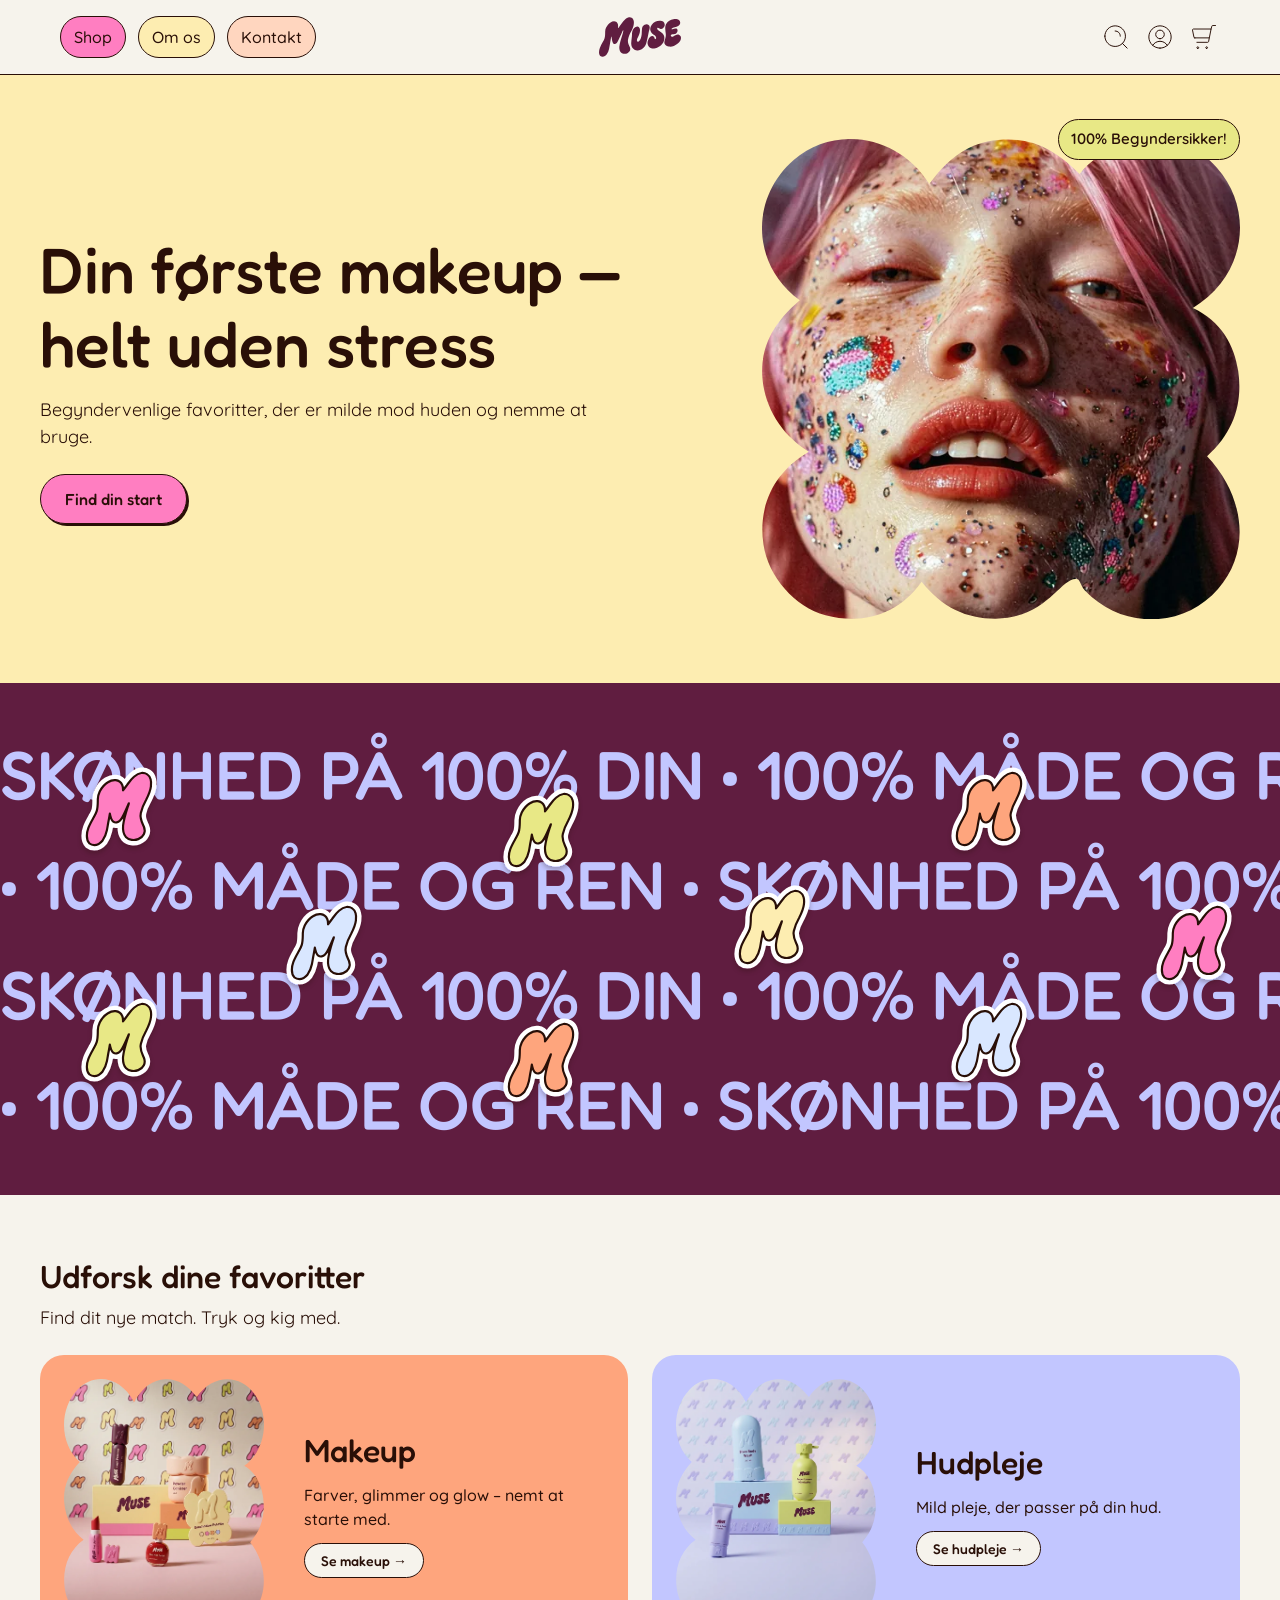
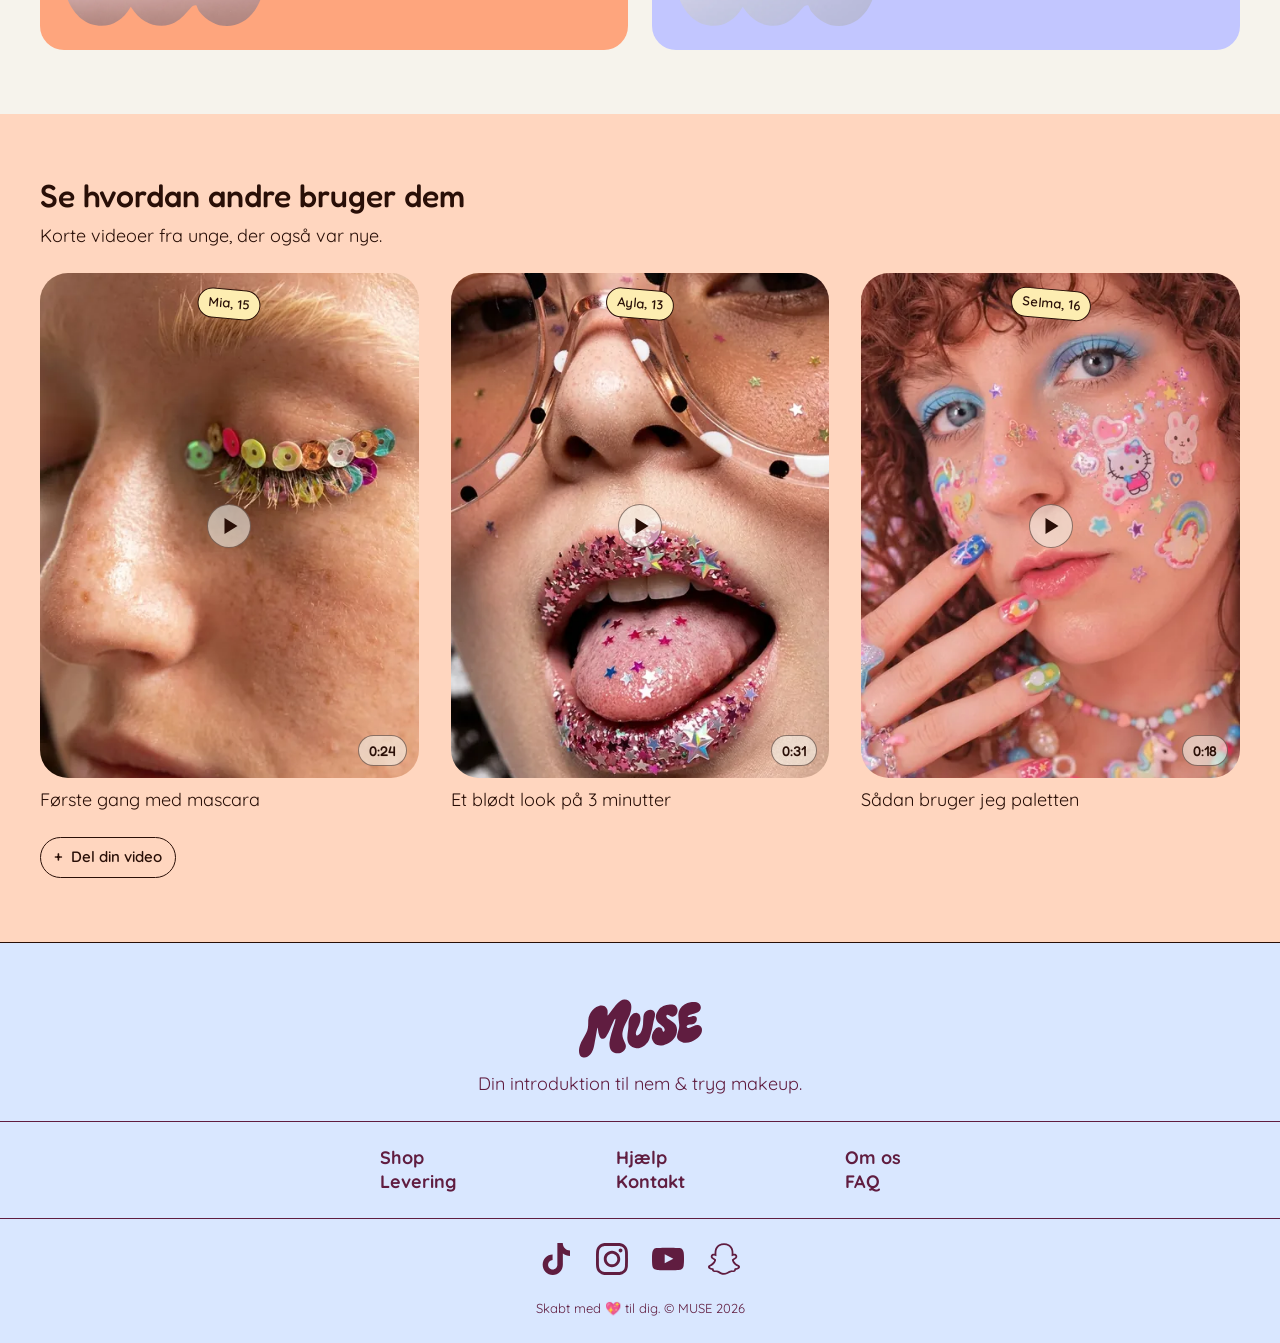
<file: index.html>
<!doctype html>
<html lang="da">
  <head>
    <meta charset="UTF-8" />
    <meta name="viewport" content="width=device-width, initial-scale=1" />
    <title>MUSE – Din første makeup, helt uden stress</title>
    <meta name="description" content="MUSE er en webshop for unge, der er nye med makeup og hudpleje. Milde produkter, der er nemme at bruge." />
    <link rel="icon" href="img/brand/favicon.svg" type="image/svg+xml" />
    <link rel="stylesheet" href="css/base.css" />
    <link rel="stylesheet" href="css/komponenter.css" />
    <link rel="stylesheet" href="css/shapes.css" />
    <link rel="stylesheet" href="css/layout.css" />
    <link rel="stylesheet" href="css/forside.css" />
  </head>
  <body>
    <!-- ========== HEADER ========== -->
    <header class="top" id="top">
      <div class="top__indre">
        <a class="burger" href="#menu" aria-controls="menu" aria-label="Åbn menu">
          <svg width="22" height="16" viewBox="0 0 22 16" aria-hidden="true"><path d="M1 1h20M1 8h20M1 15h20" stroke="#290F07" stroke-width="2" stroke-linecap="round" /></svg>
        </a>

        <nav class="top__nav" aria-label="Hovedmenu">
          <ul>
            <li><a class="pill pill--pink" href="shop.html">Shop</a></li>
            <li><a class="pill pill--smoer" href="404.html">Om os</a></li>
            <li><a class="pill pill--fersken" href="kontakt.html">Kontakt</a></li>
          </ul>
        </nav>

        <a class="logo" href="index.html"><img src="img/brand/logo.svg" alt="MUSE – til forsiden" width="82" height="40" /></a>

        <ul class="top__ikoner">
          <li>
            <a class="ikon" href="sog.html"><img src="img/ikoner/soeg.svg" alt="Søg" width="24" height="24" /></a>
          </li>
          <li>
            <a class="ikon" href="404.html"><img src="img/ikoner/profil.svg" alt="Profil" width="24" height="24" /></a>
          </li>
          <li>
            <a class="ikon" href="404.html"><img src="img/ikoner/kurv.svg" alt="Kurv" width="24" height="24" /></a>
          </li>
        </ul>
      </div>
    </header>

    <!-- Mobilmenu uden JavaScript: burgeren linker til #menu, og CSS (:target i layout.css) viser menuen.
       Krydset linker til #top og lukker den igen. -->
    <div class="menu" id="menu">
      <a class="menu__luk" href="#top" aria-label="Luk menu">
        <svg width="24" height="24" viewBox="0 0 24 24" aria-hidden="true"><path d="M4 4l16 16M20 4L4 20" stroke="#290F07" stroke-width="2" stroke-linecap="round" /></svg>
      </a>
      <nav aria-label="Mobilmenu">
        <ul class="menu__liste">
          <li><a class="menu__pill pill--pink" href="shop.html">Shop</a></li>
          <li><a class="menu__pill pill--himmel" href="index.html">Lær at starte</a></li>
          <li><a class="menu__pill pill--lime" href="index.html#videoer">Community</a></li>
          <li><a class="menu__pill pill--smoer" href="404.html">Om os</a></li>
          <li><a class="menu__pill pill--fersken" href="kontakt.html">Hjælp &amp; kontakt</a></li>
        </ul>
        <a class="knap" href="404.html">Se din kurv</a>
      </nav>
    </div>

    <main id="indhold">
      <!-- ===== HERO ===== -->
      <section class="hero">
        <div class="hero__indre">
          <div class="hero__tekst">
            <h1>Din første makeup — helt uden stress</h1>
            <p class="intro">Begyndervenlige favoritter, der er milde mod huden og nemme at bruge.</p>
            <a class="knap" href="shop.html">Find din start</a>
          </div>
          <div class="hero__billede">
            <img class="shape-hero" src="img/hero.webp" alt="Ung pige med glimmer og klistermærker i ansigtet" width="560" height="562" />
            <p class="hero__badge">100% Begyndersikker!</p>
          </div>
        </div>
      </section>

      <!-- ===== KINETISK BANNER med M-stickers ===== -->
      <section class="banner" aria-label="SKØNHED PÅ 100% DIN – 100% MÅDE OG REN">
        <div class="banner__tekst" aria-hidden="true">
          <p class="banner__raekke"><span>SKØNHED PÅ 100% DIN • 100% MÅDE OG REN • SKØNHED PÅ 100% DIN • 100% MÅDE OG REN • </span><span>SKØNHED PÅ 100% DIN • 100% MÅDE OG REN • SKØNHED PÅ 100% DIN • 100% MÅDE OG REN • </span></p>
          <p class="banner__raekke banner__raekke--modsat">
            <span>• 100% MÅDE OG REN • SKØNHED PÅ 100% DIN • 100% MÅDE OG REN • SKØNHED PÅ 100% DIN </span><span>• 100% MÅDE OG REN • SKØNHED PÅ 100% DIN • 100% MÅDE OG REN • SKØNHED PÅ 100% DIN </span>
          </p>
          <p class="banner__raekke"><span>SKØNHED PÅ 100% DIN • 100% MÅDE OG REN • SKØNHED PÅ 100% DIN • 100% MÅDE OG REN • </span><span>SKØNHED PÅ 100% DIN • 100% MÅDE OG REN • SKØNHED PÅ 100% DIN • 100% MÅDE OG REN • </span></p>
          <p class="banner__raekke banner__raekke--modsat">
            <span>• 100% MÅDE OG REN • SKØNHED PÅ 100% DIN • 100% MÅDE OG REN • SKØNHED PÅ 100% DIN </span><span>• 100% MÅDE OG REN • SKØNHED PÅ 100% DIN • 100% MÅDE OG REN • SKØNHED PÅ 100% DIN </span>
          </p>
        </div>

        <!-- Stickers: hover løfter dem, og et tryk får dem til at vrikke (kun CSS) -->
        <span class="sticker sticker--1"><img src="img/stickers/m-pink.svg" alt="" /></span>
        <span class="sticker sticker--2"><img src="img/stickers/m-lime.svg" alt="" /></span>
        <span class="sticker sticker--3"><img src="img/stickers/m-abrikos.svg" alt="" /></span>
        <span class="sticker sticker--4"><img src="img/stickers/m-himmel.svg" alt="" /></span>
        <span class="sticker sticker--5"><img src="img/stickers/m-smoer.svg" alt="" /></span>
        <span class="sticker sticker--6"><img src="img/stickers/m-pink.svg" alt="" /></span>
        <span class="sticker sticker--7"><img src="img/stickers/m-lime.svg" alt="" /></span>
        <span class="sticker sticker--8"><img src="img/stickers/m-abrikos.svg" alt="" /></span>
        <span class="sticker sticker--9"><img src="img/stickers/m-himmel.svg" alt="" /></span>
      </section>

      <!-- ===== KATEGORIER ===== -->
      <section class="sektion">
        <div class="indre">
          <h2>Udforsk dine favoritter</h2>
          <p class="intro">Find dit nye match. Tryk og kig med.</p>

          <ul class="paneler">
            <li>
              <a class="panel panel--makeup" href="shop.html?kategori=makeup">
                <img class="panel__billede shape-cloud" src="img/categories/makeup.webp" alt="" width="850" height="1050" loading="lazy" />
                <span class="panel__tekst">
                  <span class="panel__titel">Makeup</span>
                  <span class="panel__beskrivelse">Farver, glimmer og glow – nemt at starte med.</span>
                  <span class="panel__knap">Se makeup →</span>
                </span>
              </a>
            </li>
            <li>
              <a class="panel panel--hudpleje" href="shop.html?kategori=hudpleje">
                <img class="panel__billede shape-cloud" src="img/categories/hudpleje.webp" alt="" width="850" height="1050" loading="lazy" />
                <span class="panel__tekst">
                  <span class="panel__titel">Hudpleje</span>
                  <span class="panel__beskrivelse">Mild pleje, der passer på din hud.</span>
                  <span class="panel__knap">Se hudpleje →</span>
                </span>
              </a>
            </li>
          </ul>
        </div>
      </section>

      <!-- ===== VIDEOER (swipe-liste på mobil) ===== -->
      <section class="sektion sektion--fersken" id="videoer">
        <div class="indre">
          <h2>Se hvordan andre bruger dem</h2>
          <p class="intro">Korte videoer fra unge, der også var nye.</p>

          <div class="karrusel">
            <button class="pil pil--venstre" type="button" aria-label="Forrige video"><img src="img/ikoner/pil.svg" alt="" /></button>
            <ul class="karrusel__spor videoer" tabindex="0" aria-label="Videoer">
              <li class="video">
                <div class="video__knap">
                  <img src="img/videos/mascara.webp" alt="" width="450" height="755" loading="lazy" />
                  <span class="video__navn">Mia, 15</span>
                  <span class="video__play" aria-hidden="true"></span>
                  <span class="video__tid">0:24</span>
                </div>
                <p class="video__titel">Første gang med mascara</p>
              </li>
              <li class="video">
                <div class="video__knap">
                  <img src="img/videos/blodt-look.webp" alt="" width="450" height="755" loading="lazy" />
                  <span class="video__navn">Ayla, 13</span>
                  <span class="video__play" aria-hidden="true"></span>
                  <span class="video__tid">0:31</span>
                </div>
                <p class="video__titel">Et blødt look på 3 minutter</p>
              </li>
              <li class="video">
                <div class="video__knap">
                  <img src="img/videos/paletten.webp" alt="" width="450" height="755" loading="lazy" />
                  <span class="video__navn">Selma, 16</span>
                  <span class="video__play" aria-hidden="true"></span>
                  <span class="video__tid">0:18</span>
                </div>
                <p class="video__titel">Sådan bruger jeg paletten</p>
              </li>
            </ul>
            <button class="pil pil--hoejre" type="button" aria-label="Næste video"><img src="img/ikoner/pil.svg" alt="" /></button>
          </div>

          <a class="knap knap--ghost" href="kontakt.html"><span aria-hidden="true">+</span> Del din video</a>
        </div>
      </section>
    </main>

    <!-- ========== FOOTER ========== -->
    <footer class="bund">
      <div class="bund__top">
        <a class="bund__logo" href="index.html"><img src="img/brand/logo.svg" alt="MUSE – til forsiden" width="123" height="60" /></a>
        <p>Din introduktion til nem &amp; tryg makeup.</p>
      </div>

      <!-- Hvert link er sit eget tryk-mål på 24 px (WCAG 2.5.8) -->
      <nav class="bund__links" aria-label="Footer">
        <ul>
          <li><a href="shop.html">Shop</a></li>
          <li><a href="404.html">Levering</a></li>
        </ul>
        <ul>
          <li><a href="404.html">Hjælp</a></li>
          <li><a href="kontakt.html">Kontakt</a></li>
        </ul>
        <ul>
          <li><a href="404.html">Om os</a></li>
          <li><a href="404.html">FAQ</a></li>
        </ul>
      </nav>

      <ul class="bund__sociale">
        <li>
          <a href="https://www.tiktok.com"><img src="img/ikoner/tiktok.svg" alt="TikTok" width="32" height="32" /></a>
        </li>
        <li>
          <a href="https://www.instagram.com"><img src="img/ikoner/instagram.svg" alt="Instagram" width="32" height="32" /></a>
        </li>
        <li>
          <a href="https://www.youtube.com"><img src="img/ikoner/youtube.svg" alt="YouTube" width="32" height="32" /></a>
        </li>
        <li>
          <a href="https://www.snapchat.com"><img src="img/ikoner/snapchat.svg" alt="Snapchat" width="32" height="32" /></a>
        </li>
      </ul>

      <p class="bund__copy">Skabt med 💖 til dig. © MUSE 2026</p>
    </footer>
    <script src="js/forside.js"></script>
  </body>
</html>
</file>
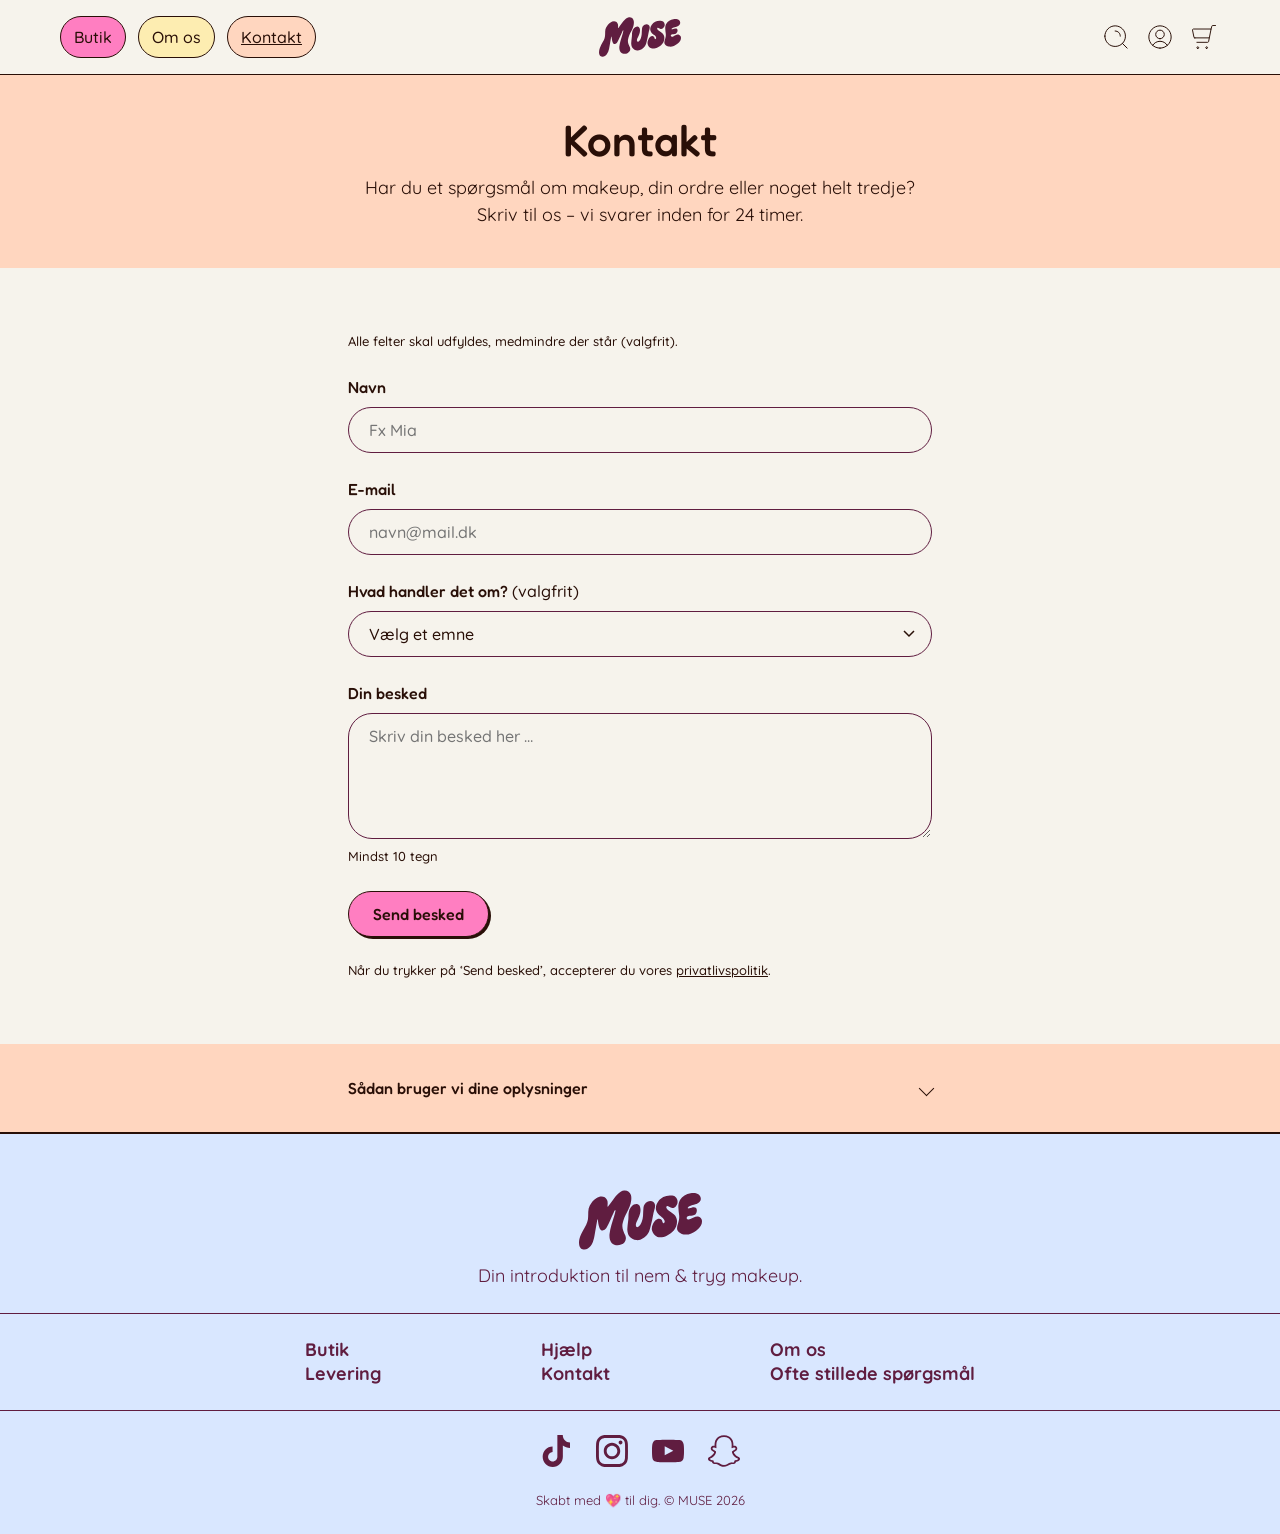
<file: kontakt.html>
<!DOCTYPE html>
<html lang="da">
<head>
  <meta charset="UTF-8">
  <meta name="viewport" content="width=device-width, initial-scale=1">
  <title>Kontakt – MUSE</title>
  <meta name="description" content="Skriv til MUSE – vi svarer inden for 24 timer.">
  <link rel="icon" href="img/brand/favicon.svg" type="image/svg+xml">
  <link rel="stylesheet" href="css/base.css">
  <link rel="stylesheet" href="css/komponenter.css">
  <link rel="stylesheet" href="css/shapes.css">
  <link rel="stylesheet" href="css/layout.css">
  <link rel="stylesheet" href="css/kontakt.css">
</head>
<body>
  <!-- ========== HEADER ========== -->
  <header class="top" id="top">
    <div class="top__indre">
      <a class="burger" href="#menu" aria-controls="menu" aria-label="Åbn menu">
        <svg width="22" height="16" viewBox="0 0 22 16" aria-hidden="true"><path d="M1 1h20M1 8h20M1 15h20" stroke="#290F07" stroke-width="2" stroke-linecap="round"/></svg>
      </a>

      <nav class="top__nav" aria-label="Hovedmenu">
        <ul>
          <li><a class="pill pill--pink" href="shop.html">Butik</a></li>
          <li><a class="pill pill--smoer" href="404.html">Om os</a></li>
          <li><a class="pill pill--fersken" href="kontakt.html" aria-current="page">Kontakt</a></li>
        </ul>
      </nav>

      <a class="logo" href="index.html"><img src="img/brand/logo.svg" alt="MUSE – til forsiden" width="82" height="40"></a>

      <ul class="top__ikoner">
        <li><a class="ikon" href="sog.html"><img src="img/ikoner/soeg.svg" alt="Søg" width="24" height="24"></a></li>
        <li><a class="ikon" href="404.html"><img src="img/ikoner/profil.svg" alt="Profil" width="24" height="24"></a></li>
        <li><a class="ikon" href="404.html"><img src="img/ikoner/kurv.svg" alt="Kurv" width="24" height="24"></a></li>
      </ul>
    </div>
  </header>

  <!-- Mobilmenu uden JavaScript: burgeren linker til #menu, og CSS (:target i layout.css) viser menuen.
       Krydset linker til #top og lukker den igen. -->
  <div class="menu" id="menu">
    <a class="menu__luk" href="#top" aria-label="Luk menu">
      <svg width="24" height="24" viewBox="0 0 24 24" aria-hidden="true"><path d="M4 4l16 16M20 4L4 20" stroke="#290F07" stroke-width="2" stroke-linecap="round"/></svg>
    </a>
    <nav aria-label="Mobilmenu">
      <ul class="menu__liste">
        <li><a class="menu__pill pill--pink" href="shop.html">Butik</a></li>
        <li><a class="menu__pill pill--himmel" href="index.html">Lær at starte</a></li>
        <li><a class="menu__pill pill--lime" href="index.html#videoer">Fællesskab</a></li>
        <li><a class="menu__pill pill--smoer" href="404.html">Om os</a></li>
        <li><a class="menu__pill pill--fersken" href="kontakt.html">Hjælp &amp; kontakt</a></li>
      </ul>
      <a class="knap" href="404.html">Se din kurv</a>
    </nav>
  </div>

  <main id="indhold">

    <section class="intro-baand intro-baand--fersken intro-baand--midt">
      <div class="indre indre--smal">
        <h1>Kontakt</h1>
        <p class="intro">Har du et spørgsmål om makeup, din ordre eller noget helt tredje? Skriv til os – vi svarer inden for 24 timer.</p>
      </div>
    </section>

    <section class="sektion">
      <div class="indre indre--smal">

        <!-- ============================================================
             TEAM: Kontaktformularen skal have JavaScript i js/kontakt.js.
             HTML-valideringen (required, type="email", pattern, minlength) står allerede i formularen.
             Hooks (id'er): #kontakt-form, #fejloversigt (+ #fejl-titel, #fejl-liste),
             .felt__fejl under hvert felt (#navn-fejl, #email-fejl, #besked-fejl), #tak (+ #tak-titel, #tak-tekst).
             ============================================================ -->

        <!-- Fejloversigt: vises øverst, hvis der er fejl -->
        <div class="fejloversigt" id="fejloversigt" tabindex="-1" hidden>
          <p class="fejloversigt__titel" id="fejl-titel"></p>
          <ul id="fejl-liste"></ul>
        </div>

        <!-- HTML-validering: required, type="email", pattern og minlength.
             TEAM: Uden JS bruger browseren sine egne fejlbeskeder. Når I laver jeres egne beskeder, så skriv
             novalidate på formularen og tjek felterne med checkValidity() i js/kontakt.js.
             Der er ingen server: formularen bruger method="get", så den aldrig giver en fejlside på GitHub Pages.
             Med JS: brug event.preventDefault() ved submit og vis #tak i stedet. -->
        <form class="formular" id="kontakt-form" action="kontakt.html" method="get">
          <p class="lille">Alle felter skal udfyldes, medmindre der står (valgfrit).</p>

          <div class="felt">
            <label for="navn">Navn</label>
            <input type="text" id="navn" name="navn" placeholder="Fx Mia" autocomplete="given-name" required pattern=".*\S.*" aria-describedby="navn-fejl">
            <p class="felt__fejl" id="navn-fejl"></p>
          </div>

          <div class="felt">
            <label for="email">E-mail</label>
            <input type="email" id="email" name="email" placeholder="navn@mail.dk" autocomplete="email" required pattern="[^@\s]+@[^@\s]+\.[^@\s]{2,}" aria-describedby="email-fejl">
            <p class="felt__fejl" id="email-fejl"></p>
          </div>

          <div class="felt">
            <label for="emne">Hvad handler det om? <span class="valgfrit">(valgfrit)</span></label>
            <select class="vaelg" id="emne" name="emne">
              <option value="">Vælg et emne</option>
              <option>Spørgsmål om et produkt</option>
              <option>Min ordre</option>
              <option>Noget helt tredje</option>
            </select>
          </div>

          <div class="felt">
            <label for="besked-felt">Din besked</label>
            <textarea id="besked-felt" name="besked" rows="5" placeholder="Skriv din besked her …" required minlength="10" aria-describedby="besked-hint besked-fejl"></textarea>
            <p class="lille" id="besked-hint">Mindst 10 tegn</p>
            <p class="felt__fejl" id="besked-fejl"></p>
          </div>

          <button class="knap" type="submit">Send besked</button>
          <p class="lille">Når du trykker på ‘Send besked’, accepterer du vores <a href="#privatliv">privatlivspolitik</a>.</p>
        </form>

        <!-- Tak-besked: vises når formularen er sendt -->
        <div class="besked-side" id="tak" tabindex="-1" hidden>
          <img src="img/brand/doodle-tak.svg" alt="" width="120" height="120">
          <h2 id="tak-titel">Tak!</h2>
          <p id="tak-tekst"></p>
          <div class="knapper knapper--midt">
            <a class="knap" href="index.html">Til forsiden</a>
            <a class="knap knap--hvid" href="shop.html">Se alle produkter</a>
          </div>
        </div>
      </div>
    </section>

    <details class="accordion accordion--fersken accordion--midt" id="privatliv">
      <summary>Sådan bruger vi dine oplysninger</summary>
      <p>Vi bruger kun dit navn og din e-mail til at svare på din besked. Vi deler dem ikke med andre, og vi sletter beskeden igen efter 6 måneder.</p>
    </details>

  </main>

  <!-- ========== FOOTER ========== -->
  <footer class="bund">
    <div class="bund__top">
      <a class="bund__logo" href="index.html"><img src="img/brand/logo.svg" alt="MUSE – til forsiden" width="123" height="60"></a>
      <p>Din introduktion til nem &amp; tryg makeup.</p>
    </div>

    <!-- Hvert link er sit eget tryk-mål på 24 px (WCAG 2.5.8) -->
    <nav class="bund__links" aria-label="Sidefodsmenu">
      <ul>
        <li><a href="shop.html">Butik</a></li>
        <li><a href="404.html">Levering</a></li>
      </ul>
      <ul>
        <li><a href="kontakt.html">Hjælp</a></li>
        <li><a href="kontakt.html">Kontakt</a></li>
      </ul>
      <ul>
        <li><a href="404.html">Om os</a></li>
        <li><a href="404.html">Ofte stillede spørgsmål</a></li>
      </ul>
    </nav>

    <ul class="bund__sociale">
      <li><a href="https://www.tiktok.com"><img src="img/ikoner/tiktok.svg" alt="TikTok" width="32" height="32"></a></li>
      <li><a href="https://www.instagram.com"><img src="img/ikoner/instagram.svg" alt="Instagram" width="32" height="32"></a></li>
      <li><a href="https://www.youtube.com"><img src="img/ikoner/youtube.svg" alt="YouTube" width="32" height="32"></a></li>
      <li><a href="https://www.snapchat.com"><img src="img/ikoner/snapchat.svg" alt="Snapchat" width="32" height="32"></a></li>
    </ul>

    <p class="bund__copy">Skabt med 💖 til dig. © MUSE 2026</p>
  </footer>

  <!-- Lille besked nederst på skærmen (fx "Lagt i kurven") -->
  <p class="besked" id="besked" role="status"></p>

  <!-- TEAM: skriv jeres JavaScript i js/kontakt.js -->
  <script src="js/kontakt.js" defer></script>
</body>
</html>
</file>
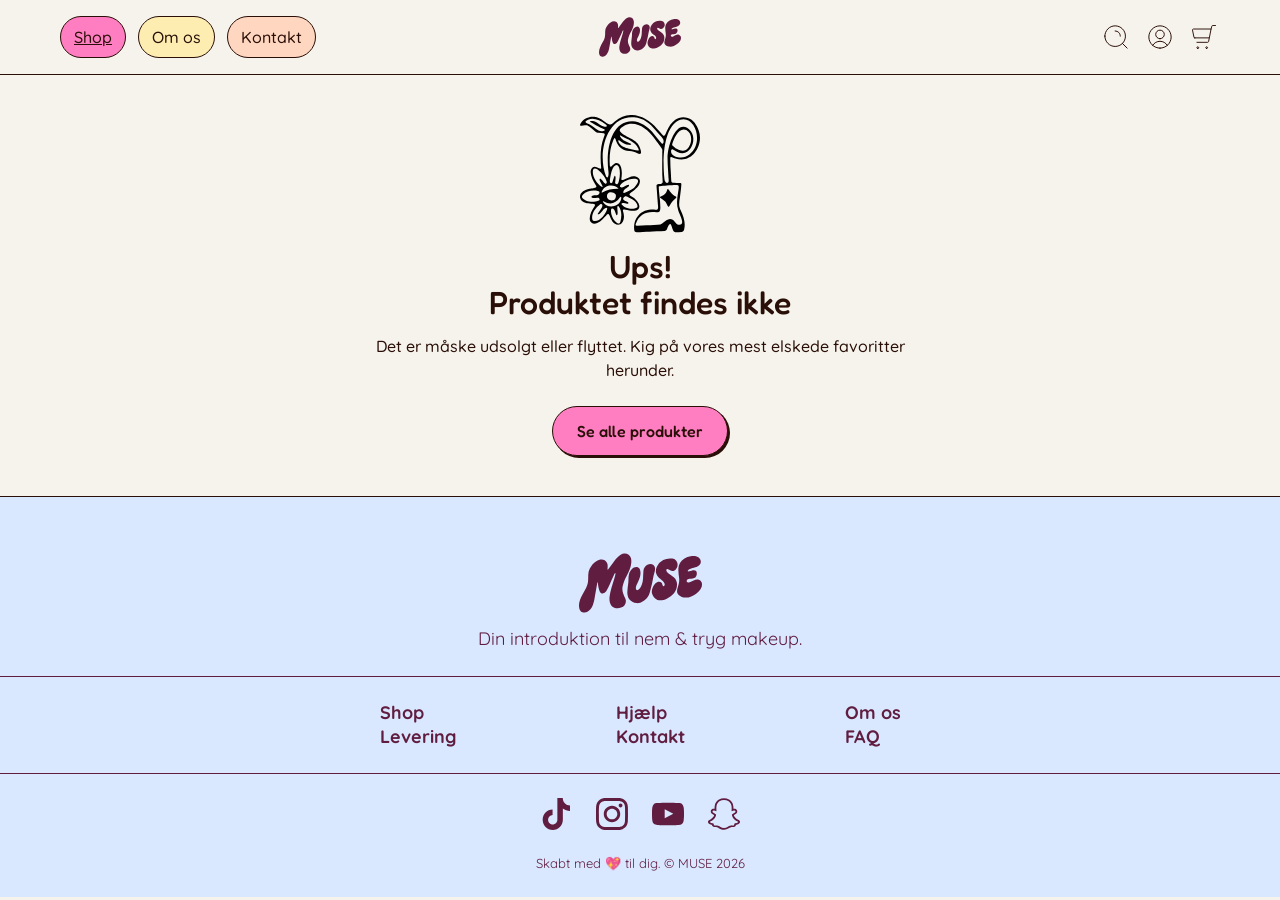
<file: produkt.html>
<!DOCTYPE html>
<html lang="da">
<head>
  <meta charset="UTF-8">
  <meta name="viewport" content="width=device-width, initial-scale=1">
  <title>Produkt – MUSE</title>
  <meta name="description" content="Se produktet, læs hvordan du bruger det, og hvad andre unge siger.">
  <link rel="icon" href="img/brand/favicon.svg" type="image/svg+xml">
  <link rel="stylesheet" href="css/base.css">
  <link rel="stylesheet" href="css/komponenter.css">
  <link rel="stylesheet" href="css/shapes.css">
  <link rel="stylesheet" href="css/layout.css">
  <link rel="stylesheet" href="css/produkt.css">
</head>
<body>
  <!-- ========== HEADER ========== -->
  <header class="top" id="top">
    <div class="top__indre">
      <a class="burger" href="#menu" aria-controls="menu" aria-label="Åbn menu">
        <svg width="22" height="16" viewBox="0 0 22 16" aria-hidden="true"><path d="M1 1h20M1 8h20M1 15h20" stroke="#290F07" stroke-width="2" stroke-linecap="round"/></svg>
      </a>

      <nav class="top__nav" aria-label="Hovedmenu">
        <ul>
          <li><a class="pill pill--pink" href="shop.html" aria-current="page">Shop</a></li>
          <li><a class="pill pill--smoer" href="404.html">Om os</a></li>
          <li><a class="pill pill--fersken" href="kontakt.html">Kontakt</a></li>
        </ul>
      </nav>

      <a class="logo" href="index.html"><img src="img/brand/logo.svg" alt="MUSE – til forsiden" width="82" height="40"></a>

      <ul class="top__ikoner">
        <li><a class="ikon" href="sog.html"><img src="img/ikoner/soeg.svg" alt="Søg" width="24" height="24"></a></li>
        <li><a class="ikon" href="404.html"><img src="img/ikoner/profil.svg" alt="Profil" width="24" height="24"></a></li>
        <li><a class="ikon" href="404.html"><img src="img/ikoner/kurv.svg" alt="Kurv" width="24" height="24"></a></li>
      </ul>
    </div>
  </header>

  <!-- Mobilmenu uden JavaScript: burgeren linker til #menu, og CSS (:target i layout.css) viser menuen.
       Krydset linker til #top og lukker den igen. -->
  <div class="menu" id="menu">
    <a class="menu__luk" href="#top" aria-label="Luk menu">
      <svg width="24" height="24" viewBox="0 0 24 24" aria-hidden="true"><path d="M4 4l16 16M20 4L4 20" stroke="#290F07" stroke-width="2" stroke-linecap="round"/></svg>
    </a>
    <nav aria-label="Mobilmenu">
      <ul class="menu__liste">
        <li><a class="menu__pill pill--pink" href="shop.html">Shop</a></li>
        <li><a class="menu__pill pill--himmel" href="index.html">Lær at starte</a></li>
        <li><a class="menu__pill pill--lime" href="index.html#videoer">Community</a></li>
        <li><a class="menu__pill pill--smoer" href="404.html">Om os</a></li>
        <li><a class="menu__pill pill--fersken" href="kontakt.html">Hjælp &amp; kontakt</a></li>
      </ul>
      <a class="knap" href="404.html">Se din kurv</a>
    </nav>
  </div>

  <main id="indhold">

    <!-- ============================================================
         TEAM: Hele siden herunder udfyldes af js/produkt.js ud fra ?id= i adressen.
         Teksten herunder er et eksempel (Red Lipstick). Jeres JS skifter den ud med det rigtige produkt.
         Hooks (id'er): #produkt-billede, #produkt-navn, #produkt-pris, #produkt-badge,
         #laeg-i-kurv, #tekst-hvad, #tekst-saadan, #tekst-tryg, #citat-tekst, #citat-navn,
         #ikke-fundet  (ekstra: #mere og #mere-sektion)
         ============================================================ -->
    <section class="produkt" id="produkt">
      <div class="indre">
        <a class="knap knap--ghost" href="shop.html"><span aria-hidden="true">←</span> Shop</a>

        <div class="produkt__grid">
          <div class="produkt__billede">
            <img class="shape-hero" id="produkt-billede" src="img/products/red-lipstick.webp" alt="Åben pink Red Lipstick med rød stift og låget ved siden af foran et stort præget M i en lyserød væg" width="850" height="1050">
          </div>

          <div class="produkt__info">
            <h1 id="produkt-navn">Red Lipstick</h1>
            <p class="produkt__pris" id="produkt-pris">79 kr</p>
            <p class="badge badge--makeup" id="produkt-badge">Blød & fugtig</p>
            <div class="knapper">
              <button class="knap" type="button" id="laeg-i-kurv">Læg i kurv</button>
              <button class="knap knap--hvid" type="button" id="gem" aria-pressed="false">Gem</button>
            </div>
          </div>
        </div>
      </div>
    </section>

    <!-- ===== ACCORDIONS (details/summary åbner og lukker uden JavaScript – kun teksten skal sættes ind) ===== -->
    <section class="accordions" id="accordions">
      <details class="accordion accordion--smoer">
        <summary>Hvad gør den for dig?</summary>
        <p id="tekst-hvad">En klassisk rød farve med en blød og fugtig formel, der ikke tørrer læberne ud.</p>
      </details>
      <details class="accordion accordion--fersken">
        <summary>Sådan bruger du den</summary>
        <p id="tekst-saadan">Start midt på læben og arbejd ud mod mundvigene. Dup med fingeren for et blødere look.</p>
      </details>
      <details class="accordion accordion--himmel">
        <summary>Tryg &amp; Mild for huden</summary>
        <p id="tekst-tryg">Cremet formel med fugt. Ingen stærk duft.</p>
      </details>
    </section>

    <!-- ===== CITAT (TEAM: sæt produktets citat ind – det står i data/produkter.json) ===== -->
    <section class="citat" id="citat" aria-label="Det siger andre unge">
      <div class="citat__boble shape-bubble">
        <span class="citat__tegn" aria-hidden="true">“</span>
        <blockquote>
          <p id="citat-tekst">Den føles slet ikke tør. Jeg bruger den hver dag.</p>
          <footer id="citat-navn">Ida, 15 år</footer>
        </blockquote>
      </div>
    </section>

    <!-- ===== PRODUKTET FINDES IKKE (vises kun hvis id er forkert) ===== -->
    <section class="besked-side" id="ikke-fundet" hidden>
      <div class="indre indre--smal">
        <img src="img/brand/doodle-404.svg" alt="" width="120" height="120">
        <h1>Ups!<br>Produktet findes ikke</h1>
        <p>Det er måske udsolgt eller flyttet. Kig på vores mest elskede favoritter herunder.</p>
        <a class="knap" href="shop.html">Se alle produkter</a>
      </div>
    </section>

    <!-- ===== DU VIL OGSÅ ELSKE (karrusel) ===== -->
    <section class="sektion" id="mere-sektion" hidden>
      <div class="indre">
        <h2 id="mere-titel">Du vil også elske</h2>
        <div class="karrusel">
          <!-- TEAM (EKSTRA): tegn de andre produkter her med samme kort som i shoppen (h3),
               og fjern hidden på sektionen, når det virker. -->
          <ul class="karrusel__spor" id="mere">
            
          </ul>
        </div>
      </div>
    </section>

  </main>

  <!-- ========== FOOTER ========== -->
  <footer class="bund">
    <div class="bund__top">
      <a class="bund__logo" href="index.html"><img src="img/brand/logo.svg" alt="MUSE – til forsiden" width="123" height="60"></a>
      <p>Din introduktion til nem &amp; tryg makeup.</p>
    </div>

    <!-- Hvert link er sit eget tryk-mål på 24 px (WCAG 2.5.8) -->
    <nav class="bund__links" aria-label="Footer">
      <ul>
        <li><a href="shop.html">Shop</a></li>
        <li><a href="404.html">Levering</a></li>
      </ul>
      <ul>
        <li><a href="kontakt.html">Hjælp</a></li>
        <li><a href="kontakt.html">Kontakt</a></li>
      </ul>
      <ul>
        <li><a href="404.html">Om os</a></li>
        <li><a href="404.html">FAQ</a></li>
      </ul>
    </nav>

    <ul class="bund__sociale">
      <li><a href="https://www.tiktok.com"><img src="img/ikoner/tiktok.svg" alt="TikTok" width="32" height="32"></a></li>
      <li><a href="https://www.instagram.com"><img src="img/ikoner/instagram.svg" alt="Instagram" width="32" height="32"></a></li>
      <li><a href="https://www.youtube.com"><img src="img/ikoner/youtube.svg" alt="YouTube" width="32" height="32"></a></li>
      <li><a href="https://www.snapchat.com"><img src="img/ikoner/snapchat.svg" alt="Snapchat" width="32" height="32"></a></li>
    </ul>

    <p class="bund__copy">Skabt med 💖 til dig. © MUSE 2026</p>
  </footer>

  <!-- Lille besked nederst på skærmen (fx "Lagt i kurven"). Vis den ved at give den klassen "besked--vis" (se layout.css) -->
  <p class="besked" id="besked" role="status"></p>

  <!-- TEAM: skriv jeres JavaScript i js/produkt.js -->
  <script src="js/produkt.js" defer></script>
</body>
</html>
</file>
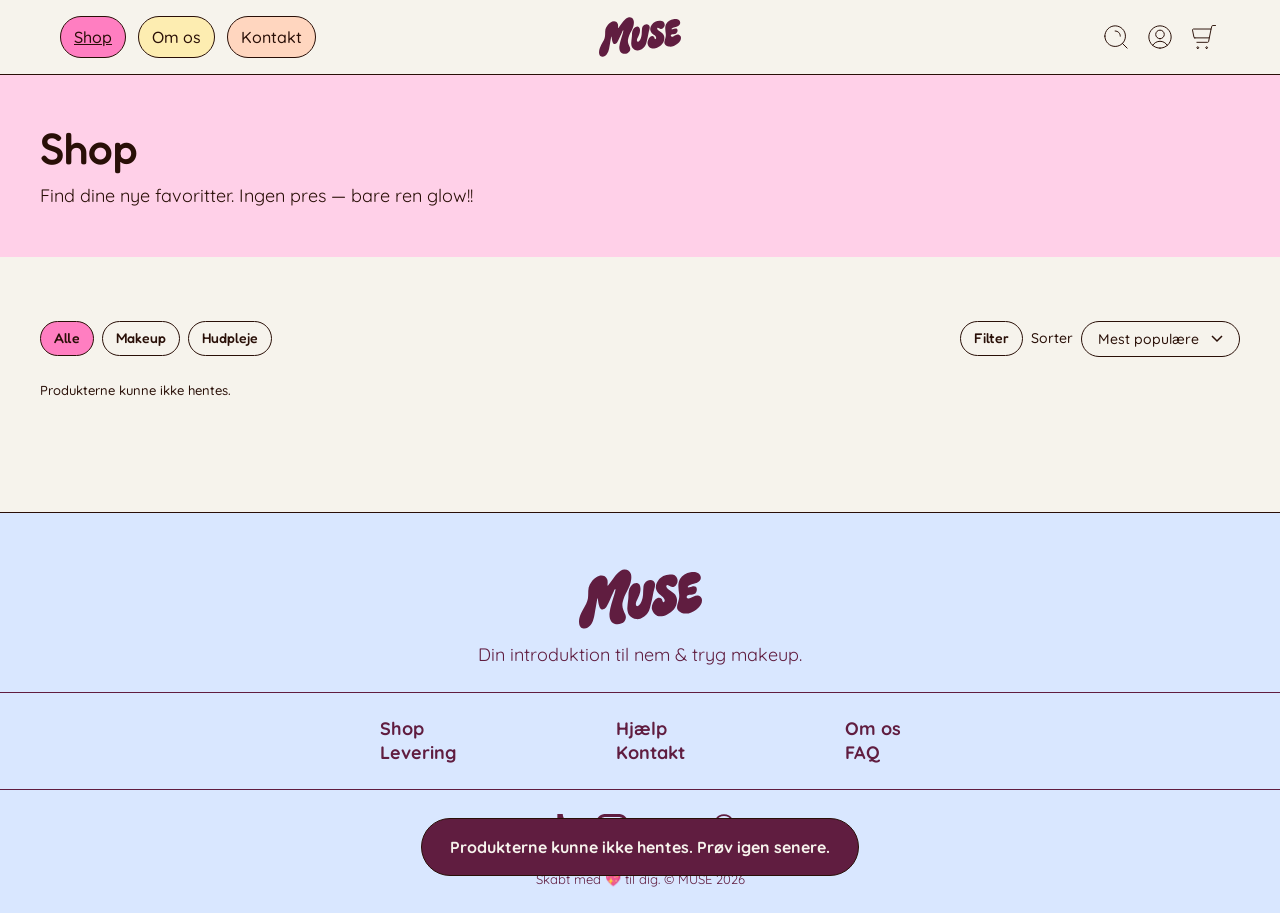
<file: shop.html>
<!DOCTYPE html>
<html lang="da">
<head>
  <meta charset="UTF-8">
  <meta name="viewport" content="width=device-width, initial-scale=1">
  <title>Shop – MUSE</title>
  <meta name="description" content="Alle MUSE-produkter: begyndervenlig makeup og mild hudpleje. Filtrér på kategori og pris.">
  <link rel="icon" href="img/brand/favicon.svg" type="image/svg+xml">
  <link rel="stylesheet" href="css/base.css">
  <link rel="stylesheet" href="css/komponenter.css">
  <link rel="stylesheet" href="css/shapes.css">
  <link rel="stylesheet" href="css/layout.css">
  <link rel="stylesheet" href="css/shop.css">
</head>
<body>
  <!-- ========== HEADER ========== -->
  <header class="top" id="top">
    <div class="top__indre">
      <a class="burger" href="#menu" aria-controls="menu" aria-label="Åbn menu">
        <svg width="22" height="16" viewBox="0 0 22 16" aria-hidden="true"><path d="M1 1h20M1 8h20M1 15h20" stroke="#290F07" stroke-width="2" stroke-linecap="round"/></svg>
      </a>

      <nav class="top__nav" aria-label="Hovedmenu">
        <ul>
          <li><a class="pill pill--pink" href="shop.html" aria-current="page">Shop</a></li>
          <li><a class="pill pill--smoer" href="404.html">Om os</a></li>
          <li><a class="pill pill--fersken" href="kontakt.html">Kontakt</a></li>
        </ul>
      </nav>

      <a class="logo" href="index.html"><img src="img/brand/logo.svg" alt="MUSE – til forsiden" width="82" height="40"></a>

      <ul class="top__ikoner">
        <li><a class="ikon" href="sog.html"><img src="img/ikoner/soeg.svg" alt="Søg" width="24" height="24"></a></li>
        <li><a class="ikon" href="404.html"><img src="img/ikoner/profil.svg" alt="Profil" width="24" height="24"></a></li>
        <li><a class="ikon" href="404.html"><img src="img/ikoner/kurv.svg" alt="Kurv" width="24" height="24"></a></li>
      </ul>
    </div>
  </header>

  <!-- Mobilmenu uden JavaScript: burgeren linker til #menu, og CSS (:target i layout.css) viser menuen.
       Krydset linker til #top og lukker den igen. -->
  <div class="menu" id="menu">
    <a class="menu__luk" href="#top" aria-label="Luk menu">
      <svg width="24" height="24" viewBox="0 0 24 24" aria-hidden="true"><path d="M4 4l16 16M20 4L4 20" stroke="#290F07" stroke-width="2" stroke-linecap="round"/></svg>
    </a>
    <nav aria-label="Mobilmenu">
      <ul class="menu__liste">
        <li><a class="menu__pill pill--pink" href="shop.html">Shop</a></li>
        <li><a class="menu__pill pill--himmel" href="index.html">Lær at starte</a></li>
        <li><a class="menu__pill pill--lime" href="index.html#videoer">Community</a></li>
        <li><a class="menu__pill pill--smoer" href="404.html">Om os</a></li>
        <li><a class="menu__pill pill--fersken" href="kontakt.html">Hjælp &amp; kontakt</a></li>
      </ul>
      <a class="knap" href="404.html">Se din kurv</a>
    </nav>
  </div>

  <main id="indhold">

    <section class="intro-baand intro-baand--pink">
      <div class="indre">
        <h1 id="shop-titel">Shop</h1>
        <p class="intro">Find dine nye favoritter. Ingen pres — bare ren glow!!</p>
      </div>
    </section>

    <section class="sektion">
      <div class="indre">

        <!-- ============================================================
             TEAM: Kategori-chipsene er almindelige links, så de virker allerede:
             de skifter adressen til shop.html?kategori=makeup / hudpleje.
             Jeres JS læser ?kategori= og viser kun de produkter.
             Filter og Sorter er EKSTRA – de må gerne vente.
             ============================================================ -->
        <div class="vaerktoej">
          <ul class="chips" aria-label="Kategorier">
            <li><a class="chip" href="shop.html" data-kategori="alle">Alle</a></li>
            <li><a class="chip" href="shop.html?kategori=makeup" data-kategori="makeup">Makeup</a></li>
            <li><a class="chip" href="shop.html?kategori=hudpleje" data-kategori="hudpleje">Hudpleje</a></li>
          </ul>

          <div class="vaerktoej__hoejre">
            <details class="filter">
              <summary class="chip chip--hvid">Filter</summary>
              <fieldset class="filter__boks">
                <legend>Pris</legend>
                <label><input type="radio" name="pris" value="alle" checked> Alle priser</label>
                <label><input type="radio" name="pris" value="under100"> Under 100 kr</label>
                <label><input type="radio" name="pris" value="over100"> 100 kr og derover</label>
              </fieldset>
            </details>

            <label class="sorter" for="sorter">Sorter</label>
            <select class="vaelg" id="sorter">
              <option value="populaer">Mest populære</option>
              <option value="billig">Pris: lav til høj</option>
              <option value="dyr">Pris: høj til lav</option>
            </select>
          </div>
        </div>

        <!-- TEAM: skriv fx "8 produkter" her, når listen er tegnet -->
        <p class="lille" id="antal" aria-live="polite">Henter produkter …</p>

        <!-- ============================================================
             TEAM: Her skal produktkortene ind (fetch fra DummyJSON → js/shop.js).
             Listen er tom, indtil jeres JavaScript tegner kortene.
             Grid'et sætter selv 2 / 3 / 4 kort pr. række (mobil / tablet / desktop).
             ============================================================ -->
        <ul class="grid" id="produkter">
          <!-- TEAM: jeres JavaScript tegner kortene her (se skabelonen i js/shop.js) -->
        </ul>

        <p class="lille" id="set-alle"></p>
      </div>
    </section>

  </main>

  <!-- ========== FOOTER ========== -->
  <footer class="bund">
    <div class="bund__top">
      <a class="bund__logo" href="index.html"><img src="img/brand/logo.svg" alt="MUSE – til forsiden" width="123" height="60"></a>
      <p>Din introduktion til nem &amp; tryg makeup.</p>
    </div>

    <!-- Hvert link er sit eget tryk-mål på 24 px (WCAG 2.5.8) -->
    <nav class="bund__links" aria-label="Footer">
      <ul>
        <li><a href="shop.html">Shop</a></li>
        <li><a href="404.html">Levering</a></li>
      </ul>
      <ul>
        <li><a href="kontakt.html">Hjælp</a></li>
        <li><a href="kontakt.html">Kontakt</a></li>
      </ul>
      <ul>
        <li><a href="404.html">Om os</a></li>
        <li><a href="404.html">FAQ</a></li>
      </ul>
    </nav>

    <ul class="bund__sociale">
      <li><a href="https://www.tiktok.com"><img src="img/ikoner/tiktok.svg" alt="TikTok" width="32" height="32"></a></li>
      <li><a href="https://www.instagram.com"><img src="img/ikoner/instagram.svg" alt="Instagram" width="32" height="32"></a></li>
      <li><a href="https://www.youtube.com"><img src="img/ikoner/youtube.svg" alt="YouTube" width="32" height="32"></a></li>
      <li><a href="https://www.snapchat.com"><img src="img/ikoner/snapchat.svg" alt="Snapchat" width="32" height="32"></a></li>
    </ul>

    <p class="bund__copy">Skabt med 💖 til dig. © MUSE 2026</p>
  </footer>

  <!-- Lille besked nederst på skærmen (fx "Lagt i kurven"). Vis den ved at give den klassen "besked--vis" (se layout.css) -->
  <p class="besked" id="besked" role="status"></p>

  <!-- TEAM: skriv jeres JavaScript i js/shop.js -->
  <script src="js/shop.js" defer></script>
</body>
</html>
</file>
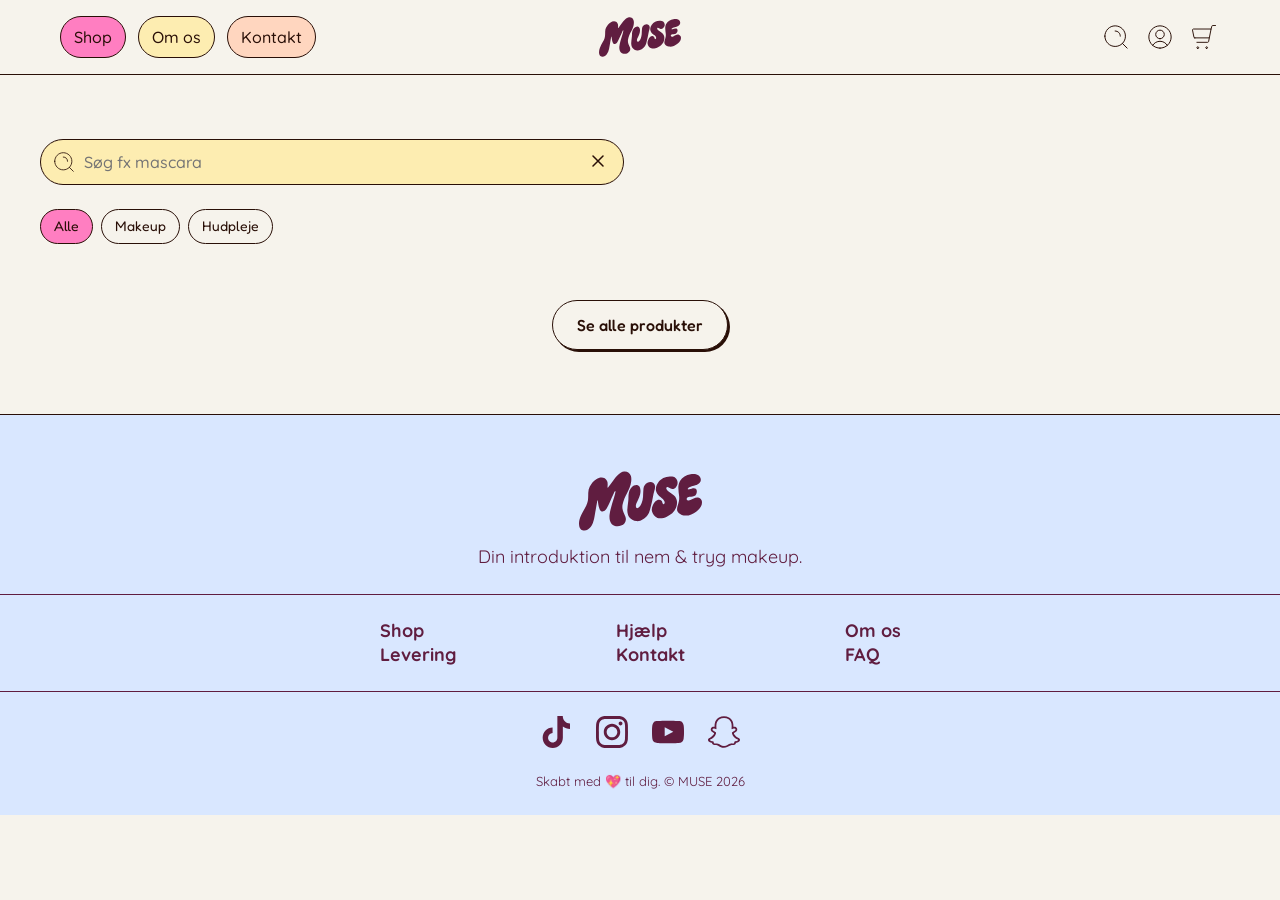
<file: sog.html>
<!DOCTYPE html>
<html lang="da">
<head>
  <meta charset="UTF-8">
  <meta name="viewport" content="width=device-width, initial-scale=1">
  <title>Søg – MUSE</title>
  <meta name="description" content="Søg efter makeup og hudpleje hos MUSE.">
  <link rel="icon" href="img/brand/favicon.svg" type="image/svg+xml">
  <link rel="stylesheet" href="css/base.css">
  <link rel="stylesheet" href="css/komponenter.css">
  <link rel="stylesheet" href="css/shapes.css">
  <link rel="stylesheet" href="css/layout.css">
  <link rel="stylesheet" href="css/sog.css">
</head>
<body>
  <!-- ========== HEADER ========== -->
  <header class="top" id="top">
    <div class="top__indre">
      <a class="burger" href="#menu" aria-controls="menu" aria-label="Åbn menu">
        <svg width="22" height="16" viewBox="0 0 22 16" aria-hidden="true"><path d="M1 1h20M1 8h20M1 15h20" stroke="#290F07" stroke-width="2" stroke-linecap="round"/></svg>
      </a>

      <nav class="top__nav" aria-label="Hovedmenu">
        <ul>
          <li><a class="pill pill--pink" href="shop.html">Shop</a></li>
          <li><a class="pill pill--smoer" href="404.html">Om os</a></li>
          <li><a class="pill pill--fersken" href="kontakt.html">Kontakt</a></li>
        </ul>
      </nav>

      <a class="logo" href="index.html"><img src="img/brand/logo.svg" alt="MUSE – til forsiden" width="82" height="40"></a>

      <ul class="top__ikoner">
        <li><a class="ikon" href="sog.html"><img src="img/ikoner/soeg.svg" alt="Søg" width="24" height="24"></a></li>
        <li><a class="ikon" href="404.html"><img src="img/ikoner/profil.svg" alt="Profil" width="24" height="24"></a></li>
        <li><a class="ikon" href="404.html"><img src="img/ikoner/kurv.svg" alt="Kurv" width="24" height="24"></a></li>
      </ul>
    </div>
  </header>

  <!-- Mobilmenu uden JavaScript: burgeren linker til #menu, og CSS (:target i layout.css) viser menuen.
       Krydset linker til #top og lukker den igen. -->
  <div class="menu" id="menu">
    <a class="menu__luk" href="#top" aria-label="Luk menu">
      <svg width="24" height="24" viewBox="0 0 24 24" aria-hidden="true"><path d="M4 4l16 16M20 4L4 20" stroke="#290F07" stroke-width="2" stroke-linecap="round"/></svg>
    </a>
    <nav aria-label="Mobilmenu">
      <ul class="menu__liste">
        <li><a class="menu__pill pill--pink" href="shop.html">Shop</a></li>
        <li><a class="menu__pill pill--himmel" href="index.html">Lær at starte</a></li>
        <li><a class="menu__pill pill--lime" href="index.html#videoer">Community</a></li>
        <li><a class="menu__pill pill--smoer" href="404.html">Om os</a></li>
        <li><a class="menu__pill pill--fersken" href="kontakt.html">Hjælp &amp; kontakt</a></li>
      </ul>
      <a class="knap" href="404.html">Se din kurv</a>
    </nav>
  </div>

  <main id="indhold">
    <section class="sektion">
      <div class="indre">
        <h1 class="skjult">Søg</h1>

        <form class="soeg" role="search" id="soeg-form" action="sog.html" method="get">
          <label class="skjult" for="soeg">Søg efter produkter</label>
          <img src="img/ikoner/soeg.svg" alt="" width="20" height="20">
          <input type="search" id="soeg" name="q" placeholder="Søg fx mascara" autocomplete="off">
          <button class="soeg__ryd" type="button" id="ryd" aria-label="Ryd søgning">
            <svg width="12" height="12" viewBox="0 0 12 12" aria-hidden="true"><path d="M1 1l10 10M11 1L1 11" stroke="#290F07" stroke-width="1.5" stroke-linecap="round"/></svg>
          </button>
        </form>

        <ul class="chips" aria-label="Kategorier">
          <li><button class="chip" type="button" data-kategori="alle" aria-pressed="true">Alle</button></li>
          <li><button class="chip" type="button" data-kategori="makeup" aria-pressed="false">Makeup</button></li>
          <li><button class="chip" type="button" data-kategori="hudpleje" aria-pressed="false">Hudpleje</button></li>
        </ul>

        <!-- ============================================================
             TEAM: Søgningen skal laves i js/sog.js. Hooks (id'er):
             #soeg (feltet), #ryd (krydset), chips med data-kategori (aria-pressed),
             #antal (fx "2 resultater for …"), #resultater (listen),
             #ingen + #ingen-ord (tom tilstand, fjern attributten hidden for at vise den),
             #se-alle (knappen, bliver pink uden resultater), .forslag (forslags-chips).
             Søgeordet kan også stå i adressen: sog.html?q=red
             Hele siden er EKSTRA (ikke et krav i opgaven).
             ============================================================ -->
        <p class="soeg__antal" id="antal" aria-live="polite"></p>
        <ul class="resultater" id="resultater">
          
        </ul>

        <!-- Tom tilstand: vises når intet matcher (TEAM: sæt hidden på/af med JS) -->
        <div class="besked-side" id="ingen" hidden>
          <img src="img/brand/doodle-search.svg" alt="" width="120" height="120">
          <h2>Ups!<br>Ingen magi fundet på “<span id="ingen-ord"></span>”</h2>
          <p>Prøv at søge på noget andet, eller udforsk vores mest elskede favoritter herunder.</p>
          <ul class="chips chips--midt" aria-label="Forslag">
            <li><button class="chip forslag" type="button">Mascara</button></li>
            <li><button class="chip forslag" type="button">Red Lipstick</button></li>
            <li><button class="chip forslag" type="button">Red Nail Polish</button></li>
          </ul>
        </div>

        <p class="midt"><a class="knap knap--hvid" href="shop.html" id="se-alle">Se alle produkter</a></p>
      </div>
    </section>
  </main>

  <!-- ========== FOOTER ========== -->
  <footer class="bund">
    <div class="bund__top">
      <a class="bund__logo" href="index.html"><img src="img/brand/logo.svg" alt="MUSE – til forsiden" width="123" height="60"></a>
      <p>Din introduktion til nem &amp; tryg makeup.</p>
    </div>

    <!-- Hvert link er sit eget tryk-mål på 24 px (WCAG 2.5.8) -->
    <nav class="bund__links" aria-label="Footer">
      <ul>
        <li><a href="shop.html">Shop</a></li>
        <li><a href="404.html">Levering</a></li>
      </ul>
      <ul>
        <li><a href="kontakt.html">Hjælp</a></li>
        <li><a href="kontakt.html">Kontakt</a></li>
      </ul>
      <ul>
        <li><a href="404.html">Om os</a></li>
        <li><a href="404.html">FAQ</a></li>
      </ul>
    </nav>

    <ul class="bund__sociale">
      <li><a href="https://www.tiktok.com"><img src="img/ikoner/tiktok.svg" alt="TikTok" width="32" height="32"></a></li>
      <li><a href="https://www.instagram.com"><img src="img/ikoner/instagram.svg" alt="Instagram" width="32" height="32"></a></li>
      <li><a href="https://www.youtube.com"><img src="img/ikoner/youtube.svg" alt="YouTube" width="32" height="32"></a></li>
      <li><a href="https://www.snapchat.com"><img src="img/ikoner/snapchat.svg" alt="Snapchat" width="32" height="32"></a></li>
    </ul>

    <p class="bund__copy">Skabt med 💖 til dig. © MUSE 2026</p>
  </footer>

  <!-- Lille besked nederst på skærmen (fx "Lagt i kurven"). Vis den ved at give den klassen "besked--vis" (se layout.css) -->
  <p class="besked" id="besked" role="status"></p>

  <!-- TEAM: skriv jeres JavaScript i js/sog.js -->
  <script src="js/sog.js" defer></script>
</body>
</html>
</file>
<file: css/base.css>
/* =========================================================
   base.css – bruges på alle sider
   Skrift, farver (CSS-variabler), grundregler og indholdsbredde.
   ---------------------------------------------------------
   Mobile first: først stilarterne til mobil (uden media query).
   Tablet 768–1023 px: @media (min-width: 48em) and (max-width: 63.99em)
   Desktop fra 1024 px: @media (min-width: 64em)
   ========================================================= */

/* ---------- SKRIFT ---------- */

/* Fredoka og Quicksand ligger i mappen /fonts (hentet fra Google Fonts).
   Så skal browseren ikke spørge en anden server – hurtigere og mere bæredygtigt. */

@font-face {
  font-family: "Fredoka";
  src: url("../fonts/fredoka-latin-400-normal.woff2") format("woff2");
  font-weight: 400;
  font-display: swap;
}

@font-face {
  font-family: "Fredoka";
  src: url("../fonts/fredoka-latin-500-normal.woff2") format("woff2");
  font-weight: 500;
  font-display: swap;
}

@font-face {
  font-family: "Quicksand";
  src: url("../fonts/quicksand-latin-400-normal.woff2") format("woff2");
  font-weight: 400;
  font-display: swap;
}

@font-face {
  font-family: "Quicksand";
  src: url("../fonts/quicksand-latin-500-normal.woff2") format("woff2");
  font-weight: 500;
  font-display: swap;
}

@font-face {
  font-family: "Quicksand";
  src: url("../fonts/quicksand-latin-600-normal.woff2") format("woff2");
  font-weight: 600;
  font-display: swap;
}

@font-face {
  font-family: "Quicksand";
  src: url("../fonts/quicksand-latin-700-normal.woff2") format("woff2");
  font-weight: 700;
  font-display: swap;
}

/* ---------- FARVER OG GRUNDREGLER ---------- */

:root {
  /* Farverne fra Figma (variabler med samme navne) */
  --offwhite: #f6f3ec;
  --brun: #290f07;      /* tekst og streger */
  --plum: #601d40;      /* logo, footer-tekst */
  --smoer: #fdedb1;
  --fersken: #ffd6bf;
  --orange: #fea57d;    /* Makeup */
  --pink: #ff7ec1;      /* handling / valgt */
  --pink-lys: #ffd0e8;  /* Shop-båndet */
  --lime: #e8e886;
  --himmel: #d9e7ff;
  --lavendel: #c2c6ff;  /* Hudpleje */
  --fejl: #c40153;
  /* Skrift */
  --overskrift: "Fredoka", sans-serif;
  --tekst: "Quicksand", sans-serif;
}

* {
  box-sizing: border-box;
}

body {
  margin: 0;
  background-color: var(--offwhite);
  color: var(--brun);
  font-family: var(--tekst);
  font-weight: 500;
  font-size: 16px;
  line-height: 1.5;
}

img {
  display: block;
  max-width: 100%;
  height: auto;
}

h1,
h2,
h3 {
  margin: 0;
  font-family: var(--overskrift);
  font-weight: 500;
  line-height: 1.15;
}

/* Typeskala (mobil / desktop): H1 32/44 · H2 24/32 */

h1 {
  font-size: 32px;
}

h2 {
  font-size: 24px;
}

p {
  margin: 0;
}

ul {
  margin: 0;
  padding: 0;
  list-style: none;
}

a {
  color: inherit;
}

/* Synlig fokus-ring, når man bruger tastaturet */

:focus-visible {
  outline: 2px solid var(--plum);
  outline-offset: 3px;
}

/* Kun for skærmlæsere */

.skjult {
  position: absolute;
  width: 1px;
  height: 1px;
  overflow: hidden;
  clip: rect(0 0 0 0);
  white-space: nowrap;
}

@media (min-width: 64em) {
  h1 {
    font-size: 44px;
  }

  h2 {
    font-size: 32px;
  }
}

/* ---------- FÆLLES BYGGEKLODSER (bredde, sektioner, tekst) ---------- */

/* Indholdet er højst 1200 px bredt (12 kolonner) og har 16 px margen på mobil */

.indre {
  width: min(1200px, 100% - 32px);
  margin-inline: auto;
}

/* Smal, centreret kolonne til sider med én opgave (kontakt, 404) – 6 kolonner = 584 px */

.indre--smal {
  width: min(584px, 100% - 32px);
}

.sektion {
  padding-block: 40px;
}

.sektion--fersken {
  background-color: var(--fersken);
}

.intro {
  margin-top: 8px;
  font-size: 16px;
}

.lille {
  font-size: 13px;
}

.midt {
  margin-top: 32px;
  text-align: center;
}

@media (min-width: 64em) {
  .sektion {
    padding-block: 64px;
  }

  .intro {
    font-size: 18px;
    font-weight: 400;
  }
}

/* ---------- MINDRE BEVÆGELSE ---------- */

/* Hvis brugeren har slået animationer fra, stopper banner, vrik og drejninger */

@media (prefers-reduced-motion: reduce) {
  * {
    animation: none !important;
    transition: none !important;
  }
}

/* ---------- TABLET (768–1023 PX) ---------- */

/* Mellem mobil og desktop: mere luft, to kolonner hvor der er plads,
   3 produkter pr. række. Menuen er stadig burgeren. */

@media (min-width: 48em) and (max-width: 63.99em) {
  h1 {
    font-size: 40px;
  }

  h2 {
    font-size: 28px;
  }

  /* 8 kolonner med 24 px margen */

  .indre {
    width: min(1200px, 100% - 48px);
  }

  .indre--smal {
    width: min(584px, 100% - 48px);
  }

  .sektion {
    padding-block: 48px;
  }
}
</file>
<file: css/komponenter.css>
/* =========================================================
   komponenter.css – bruges på alle sider
   Små byggeklodser, der går igen: knapper, pills, chips, badges,
   pile, karrusel, produktkort, hjerte og accordions.
   ---------------------------------------------------------
   Mobile first: først stilarterne til mobil (uden media query).
   Tablet 768–1023 px: @media (min-width: 48em) and (max-width: 63.99em)
   Desktop fra 1024 px: @media (min-width: 64em)
   ========================================================= */

/* ---------- KNAPPER, PILLS, CHIPS, BADGES, PILE OG KARRUSEL ---------- */

/* Knap (CTA): pink pille med hård skygge. Hover = større skygge, tryk = ingen skygge */

.knap {
  display: inline-flex;
  align-items: center;
  gap: 8px;
  padding: 12px 24px;
  background-color: var(--pink);
  border: 1px solid var(--brun);
  border-radius: 999px;
  box-shadow: 2px 2px 0 var(--brun);
  color: var(--brun);
  font-family: var(--overskrift);
  font-size: 16px;
  font-weight: 500;
  text-decoration: none;
  cursor: pointer;
  transition: box-shadow 0.2s, transform 0.2s;
}

.knap:hover {
  box-shadow: 5px 5px 0 var(--brun);
}

.knap:active {
  box-shadow: none;
  transform: translate(2px, 2px);
}

.knap--hvid {
  background-color: var(--offwhite);
}

/* Ghost-knap: kun kant, ingen skygge */

.knap--ghost {
  padding: 8px 13px;
  background-color: transparent;
  box-shadow: none;
  font-family: var(--tekst);
  font-size: 15px;
  font-weight: 600;
}

.knap--ghost:hover {
  background-color: rgba(246, 243, 236, 0.6);
  box-shadow: none;
}

.knapper {
  display: flex;
  flex-wrap: wrap;
  gap: 16px;
}

.knapper--midt {
  justify-content: center;
}

/* Pills i headeren (farven = sidens farve) */

.pill {
  display: inline-block;
  padding: 8px 13px;
  border: 1px solid var(--brun);
  border-radius: 999px;
  font-size: 16px;
  text-decoration: none;
  transition: transform 0.2s;
}

.pill:hover {
  transform: rotate(3deg);
}

.pill[aria-current="page"] {
  text-decoration: underline;
}

.pill--pink {
  background-color: var(--pink);
}

.pill--smoer {
  background-color: var(--smoer);
}

.pill--fersken {
  background-color: var(--fersken);
}

.pill--himmel {
  background-color: var(--himmel);
}

.pill--lime {
  background-color: var(--lime);
}

/* Chips (kategorier) */

.chips {
  display: flex;
  flex-wrap: wrap;
  gap: 8px;
}

.chips--midt {
  justify-content: center;
}

.chip {
  display: inline-block;
  padding: 8px 13px;
  background-color: transparent;
  border: 1px solid var(--brun);
  border-radius: 999px;
  color: var(--brun);
  font-family: var(--overskrift);
  font-size: 14px;
  line-height: 1.2;
  text-decoration: none;
  cursor: pointer;
  transition: transform 0.2s;
}

.chip:hover {
  transform: rotate(3deg);
}

/* Den valgte chip bliver pink */

.chip[aria-current="page"],
.chip[aria-pressed="true"] {
  background-color: var(--pink);
}

/* ... men Makeup bliver orange og Hudpleje lavendel (samme farver som badges og paneler) */

.chip[data-kategori="makeup"][aria-current="page"],
.chip[data-kategori="makeup"][aria-pressed="true"] {
  background-color: var(--orange);
}

.chip[data-kategori="hudpleje"][aria-current="page"],
.chip[data-kategori="hudpleje"][aria-pressed="true"] {
  background-color: var(--lavendel);
}

.chip--hvid {
  background-color: var(--offwhite);
}

/* Badge (fordel): orange for Makeup, lavendel for Hudpleje */

.badge {
  display: inline-block;
  padding: 8px 13px;
  border: 1px solid var(--brun);
  border-radius: 999px;
  font-family: var(--overskrift);
  font-size: 14px;
  line-height: 1.2;
}

.badge--makeup {
  background-color: var(--orange);
}

.badge--hudpleje {
  background-color: var(--lavendel);
}

/* Dropdown (sortering og emne) */

.vaelg {
  padding: 8px 40px 8px 16px;
  background-color: var(--offwhite);
  background-image: url("data:image/svg+xml,%3Csvg xmlns='http://www.w3.org/2000/svg' width='12' height='8'%3E%3Cpath d='M1 1l5 5 5-5' fill='none' stroke='%23290F07' stroke-width='1.5'/%3E%3C/svg%3E");
  background-repeat: no-repeat;
  background-position: right 16px center;
  border: 1px solid var(--brun);
  border-radius: 999px;
  color: var(--brun);
  font-family: var(--tekst);
  font-size: 14px;
  font-weight: 500;
  appearance: none;
}

/* Pile (karrusel og citat): sky-formet knap */

.pil {
  width: 40px;
  height: 40px;
  padding: 0;
  background: none;
  border: none;
  cursor: pointer;
  transition: transform 0.2s, opacity 0.2s;
}

.pil:hover {
  transform: rotate(10deg);
}

.pil--venstre img {
  transform: rotate(180deg); /* samme pil, bare vendt */
}

/* Inaktiv pil (fx venstre pil i starten) */

.pil:disabled {
  opacity: 0.35;
  cursor: default;
  transform: none;
}

/* Karrusel: en vandret liste man kan scrolle, med pile ovenpå */

.karrusel {
  position: relative;
}

.karrusel__spor {
  display: flex;
  gap: 16px;
  overflow-x: auto;
  scroll-snap-type: x mandatory;
  scrollbar-width: none;
}

.karrusel__spor > li {
  flex: 0 0 auto;
  scroll-snap-align: start;
}

.karrusel .pil {
  position: absolute;
  top: 35%;
  z-index: 2;
}

.karrusel .pil--venstre {
  left: 12px;
}

.karrusel .pil--hoejre {
  right: 12px;
}

@media (min-width: 64em) {
  .karrusel__spor {
    gap: 32px;
  }

  .pil {
    width: 48px;
    height: 48px;
  }
}

/* ---------- INTRO-BÅND OG PRODUKTKORT ---------- */

.intro-baand {
  padding-block: 24px;
}

.intro-baand--pink {
  background-color: var(--pink-lys);
}

#antal {
  margin-block: 24px;
}

#set-alle {
  margin-top: 24px;
}

/* Produktkort */

.kort {
  position: relative;
  display: flex;
  flex-direction: column;
  align-items: flex-start;
  gap: 8px;
}

.kort__link {
  display: flex;
  flex-direction: column;
  gap: 4px;
  width: 100%;
  text-decoration: none;
}

.kort__billede {
  display: block;
  margin-bottom: 4px;
  overflow: hidden;
  aspect-ratio: 170 / 210;
}

.kort__billede img {
  width: 100%;
  height: 100%;
  object-fit: cover;
  transition: transform 0.3s;
}

/* Hover: billedet zoomer lidt ind */

.kort__link:hover img {
  transform: scale(1.06);
}

.kort__navn {
  font-size: 18px;
}

.kort__pris {
  font-size: 16px;
}

/* Hjertet: altid øverst til højre i billedet */

.hjerte {
  position: absolute;
  top: 24px;
  right: 24px;
  padding: 0;
  background: none;
  border: none;
  cursor: pointer;
  transition: transform 0.2s;
}

.hjerte:hover {
  transform: scale(1.1);
}

/* Når hjertet er valgt, bliver det fyldt */

.hjerte[aria-pressed="true"] path {
  fill: var(--plum);
}

/* Kortene i karrusellen */

.karrusel .kort {
  width: 172px;
}

@media (min-width: 64em) {
  .intro-baand {
    padding-block: 48px;
  }

  .kort__navn {
    font-size: 20px;
  }

  .karrusel .kort {
    width: 276px;
  }
}

/* ---------- ACCORDIONS ---------- */

/* Accordions: tre farvede bånd i fuld bredde */

.accordion {
  border-bottom: 1px solid var(--brun);
}

.accordion--smoer {
  background-color: var(--smoer);
}

.accordion--fersken {
  background-color: var(--fersken);
}

.accordion--himmel {
  background-color: var(--himmel);
}

.accordion summary {
  display: flex;
  justify-content: space-between;
  align-items: center;
  padding: 24px 16px;
  font-family: var(--overskrift);
  font-size: 16px;
  cursor: pointer;
  list-style: none;
}

.accordion summary::-webkit-details-marker {
  display: none;
}

/* Pilen til højre drejer, når accordionen er åben */

.accordion summary::after {
  content: "";
  width: 10px;
  height: 10px;
  border-right: 1.5px solid var(--brun);
  border-bottom: 1.5px solid var(--brun);
  transform: rotate(45deg);
  transition: transform 0.2s;
}

.accordion[open] summary::after {
  transform: rotate(-135deg);
}

.accordion p {
  padding: 0 16px 24px;
}

@media (min-width: 64em) {
  .accordion summary {
    padding: 32px calc((100% - 1200px) / 2);
  }

  .accordion p {
    padding: 0 calc((100% - 1200px) / 2) 32px;
  }
}

/* ---------- MINDRE BEVÆGELSE ---------- */

@media (prefers-reduced-motion: reduce) {
  .karrusel__spor {
    scroll-behavior: auto;
  }
}

/* ---------- TABLET (768–1023 PX) ---------- */

@media (min-width: 48em) and (max-width: 63.99em) {
  .karrusel .kort {
    width: 220px;
  }

  .accordion summary,
  .accordion p {
    padding-inline: 24px;
  }
}
</file>
<file: css/shapes.css>
/* =========================================================
   shapes.css – formerne fra Figma (sky, bølge, bue ...)
   Hver form er en SVG-sti, der bruges som maske (mask-image).
   Billedet bliver "klippet" i formen og skalerer med boksen.
   ========================================================= */
.shape-scallop { -webkit-mask-image: url("data:image/svg+xml,%3Csvg xmlns=%27http://www.w3.org/2000/svg%27 viewBox=%270 0 170 210%27 preserveAspectRatio=%27none%27%3E%3Cpath d=%27M 169.95 186.28 C 167.38 201.48 154.86 209.78 142.03 209.93 C 128.4 210.1 117.85 202.65 112.82 189.26 C 107.91 203.71 96.54 209.76 83.64 209.88 C 70.74 210 60.99 202.46 56.64 188.95 C 49.98 203.06 40.8 209.9 27.34 210 C 16.65 210.07 0 201.33 0 187.34 L 0 21.83 C 0 9.23 15.67 0.95 25.15 0.2 C 38.86 -0.88 49.94 6.4 56.5 20.66 C 61.11 8.58 71.64 0.75 83.76 0.18 C 96.74 -0.42 108.33 7.96 112.87 22.41 C 116.88 9.2 127.84 -0.35 141.96 0.01 C 155.27 0.35 167.81 9.68 170 24.23 L 170 186.28 Z%27/%3E%3C/svg%3E"); mask-image: url("data:image/svg+xml,%3Csvg xmlns=%27http://www.w3.org/2000/svg%27 viewBox=%270 0 170 210%27 preserveAspectRatio=%27none%27%3E%3Cpath d=%27M 169.95 186.28 C 167.38 201.48 154.86 209.78 142.03 209.93 C 128.4 210.1 117.85 202.65 112.82 189.26 C 107.91 203.71 96.54 209.76 83.64 209.88 C 70.74 210 60.99 202.46 56.64 188.95 C 49.98 203.06 40.8 209.9 27.34 210 C 16.65 210.07 0 201.33 0 187.34 L 0 21.83 C 0 9.23 15.67 0.95 25.15 0.2 C 38.86 -0.88 49.94 6.4 56.5 20.66 C 61.11 8.58 71.64 0.75 83.76 0.18 C 96.74 -0.42 108.33 7.96 112.87 22.41 C 116.88 9.2 127.84 -0.35 141.96 0.01 C 155.27 0.35 167.81 9.68 170 24.23 L 170 186.28 Z%27/%3E%3C/svg%3E"); }
.shape-cloud { -webkit-mask-image: url("data:image/svg+xml,%3Csvg xmlns=%27http://www.w3.org/2000/svg%27 viewBox=%270 0 170 210%27 preserveAspectRatio=%27none%27%3E%3Cpath d=%27M 114.83 197.37 C 113.43 195.57 113.06 192.7 112.29 192.46 C 106.57 190.69 101.62 209.53 83.22 209.72 C 73.02 209.82 64.2 205.15 56.78 193.59 C 48.48 208.05 35.68 212.5 22.6 208.22 C 11.7 204.65 2.18 191.34 0.53 177.31 C -1.51 160.14 4.36 145.42 16.67 136.7 C 6.46 128.99 1.19 116.86 0.22 105.44 C -0.97 91.41 3.95 80.54 13.43 70.55 C -4.02 54.95 -4.21 25.67 11.37 9.07 C 25.71 -6.22 48.71 -1.84 59.5 19.68 C 67.58 6.23 75.43 0.86 85.86 0.24 C 96.3 -0.38 104.55 4.86 112.95 15.25 C 126.43 -4.45 149.69 -4.33 161.79 12.52 C 175.1 31.05 172.21 59.81 153.24 73.86 C 163.29 79.6 168.05 90.21 169.35 101.37 C 171 115.44 167.91 128.11 158.29 138.69 C 171.35 155.66 174.32 179.63 162.18 196.72 C 150.04 213.82 128.47 214.8 114.83 197.37 Z%27/%3E%3C/svg%3E"); mask-image: url("data:image/svg+xml,%3Csvg xmlns=%27http://www.w3.org/2000/svg%27 viewBox=%270 0 170 210%27 preserveAspectRatio=%27none%27%3E%3Cpath d=%27M 114.83 197.37 C 113.43 195.57 113.06 192.7 112.29 192.46 C 106.57 190.69 101.62 209.53 83.22 209.72 C 73.02 209.82 64.2 205.15 56.78 193.59 C 48.48 208.05 35.68 212.5 22.6 208.22 C 11.7 204.65 2.18 191.34 0.53 177.31 C -1.51 160.14 4.36 145.42 16.67 136.7 C 6.46 128.99 1.19 116.86 0.22 105.44 C -0.97 91.41 3.95 80.54 13.43 70.55 C -4.02 54.95 -4.21 25.67 11.37 9.07 C 25.71 -6.22 48.71 -1.84 59.5 19.68 C 67.58 6.23 75.43 0.86 85.86 0.24 C 96.3 -0.38 104.55 4.86 112.95 15.25 C 126.43 -4.45 149.69 -4.33 161.79 12.52 C 175.1 31.05 172.21 59.81 153.24 73.86 C 163.29 79.6 168.05 90.21 169.35 101.37 C 171 115.44 167.91 128.11 158.29 138.69 C 171.35 155.66 174.32 179.63 162.18 196.72 C 150.04 213.82 128.47 214.8 114.83 197.37 Z%27/%3E%3C/svg%3E"); }
.shape-arch { -webkit-mask-image: url("data:image/svg+xml,%3Csvg xmlns=%27http://www.w3.org/2000/svg%27 viewBox=%270 0 170 210%27 preserveAspectRatio=%27none%27%3E%3Cpath d=%27M 102.72 7.86 C 116.88 21.57 125.8 -7.4 150.44 2.05 C 158.7 5.22 170.08 13.63 170 25.45 L 169.44 135.93 C 169.21 179.92 126.38 211.31 82.3 209.96 C 38.33 208.6 -0.08 175 0 131.06 L 0.13 24.99 C 0.13 14.98 10.31 6.5 16.9 3.28 C 38.12 -7.06 49.4 10.23 56.74 11.47 C 65.1 12.88 82.05 -12.12 102.72 7.86 Z%27/%3E%3C/svg%3E"); mask-image: url("data:image/svg+xml,%3Csvg xmlns=%27http://www.w3.org/2000/svg%27 viewBox=%270 0 170 210%27 preserveAspectRatio=%27none%27%3E%3Cpath d=%27M 102.72 7.86 C 116.88 21.57 125.8 -7.4 150.44 2.05 C 158.7 5.22 170.08 13.63 170 25.45 L 169.44 135.93 C 169.21 179.92 126.38 211.31 82.3 209.96 C 38.33 208.6 -0.08 175 0 131.06 L 0.13 24.99 C 0.13 14.98 10.31 6.5 16.9 3.28 C 38.12 -7.06 49.4 10.23 56.74 11.47 C 65.1 12.88 82.05 -12.12 102.72 7.86 Z%27/%3E%3C/svg%3E"); }
.shape-wave { -webkit-mask-image: url("data:image/svg+xml,%3Csvg xmlns=%27http://www.w3.org/2000/svg%27 viewBox=%270 0 170 210%27 preserveAspectRatio=%27none%27%3E%3Cpath d=%27M 170 170.54 C 170.06 189.18 159.69 202.21 152.21 206.87 C 129.76 220.88 121.38 183.2 112.98 184.46 C 104 185.81 99 209.6 85.49 209.82 C 70.69 210.03 63.74 185.2 58.05 184.15 C 50.13 182.71 44.15 201.88 36.36 206.96 C 27.71 212.64 18.47 209.63 11.17 200.89 C 5.04 193.54 0 181.43 0 166.43 L 0 43.71 C 0 28.93 5 16.15 11.11 8.97 C 18.3 0.51 27.96 -2.95 36.46 2.93 L 54.09 24.3 C 62.1 34.02 72.56 -9.18 91.68 1.95 C 104.7 9.52 110.78 38.4 121.3 18.81 C 128.7 5.02 137.7 -3.29 149.42 1.64 C 157.29 4.96 169.53 18.05 169.59 36.1 L 170 170.54 Z%27/%3E%3C/svg%3E"); mask-image: url("data:image/svg+xml,%3Csvg xmlns=%27http://www.w3.org/2000/svg%27 viewBox=%270 0 170 210%27 preserveAspectRatio=%27none%27%3E%3Cpath d=%27M 170 170.54 C 170.06 189.18 159.69 202.21 152.21 206.87 C 129.76 220.88 121.38 183.2 112.98 184.46 C 104 185.81 99 209.6 85.49 209.82 C 70.69 210.03 63.74 185.2 58.05 184.15 C 50.13 182.71 44.15 201.88 36.36 206.96 C 27.71 212.64 18.47 209.63 11.17 200.89 C 5.04 193.54 0 181.43 0 166.43 L 0 43.71 C 0 28.93 5 16.15 11.11 8.97 C 18.3 0.51 27.96 -2.95 36.46 2.93 L 54.09 24.3 C 62.1 34.02 72.56 -9.18 91.68 1.95 C 104.7 9.52 110.78 38.4 121.3 18.81 C 128.7 5.02 137.7 -3.29 149.42 1.64 C 157.29 4.96 169.53 18.05 169.59 36.1 L 170 170.54 Z%27/%3E%3C/svg%3E"); }
.shape-hero { -webkit-mask-image: url("data:image/svg+xml,%3Csvg xmlns=%27http://www.w3.org/2000/svg%27 viewBox=%270 0 280 281%27 preserveAspectRatio=%27none%27%3E%3Cpath d=%27M 189.13 264.1 C 186.83 261.7 186.22 257.85 184.94 257.53 C 175.53 255.16 167.37 280.37 137.07 280.63 C 120.27 280.76 105.74 274.51 93.52 259.04 C 79.85 278.39 58.76 284.35 37.23 278.61 C 19.27 273.84 3.59 256.03 0.87 237.25 C -2.49 214.28 7.18 194.58 27.46 182.92 C 10.63 172.61 1.96 156.37 0.36 141.08 C -1.59 122.31 6.5 107.77 22.12 94.41 C -6.62 73.52 -6.94 34.34 18.73 12.14 C 42.35 -8.33 80.23 -2.47 98 26.33 C 111.31 8.33 124.24 1.15 141.42 0.32 C 158.61 -0.51 172.21 6.5 186.03 20.41 C 208.24 -5.96 246.54 -5.8 266.48 16.76 C 288.4 41.55 283.63 80.03 252.4 98.83 C 268.95 106.52 276.79 120.71 278.93 135.64 C 281.65 154.47 276.56 171.42 260.72 185.58 C 282.23 208.29 287.12 240.36 267.12 263.23 C 247.12 286.11 211.6 287.42 189.13 264.1 Z%27/%3E%3C/svg%3E"); mask-image: url("data:image/svg+xml,%3Csvg xmlns=%27http://www.w3.org/2000/svg%27 viewBox=%270 0 280 281%27 preserveAspectRatio=%27none%27%3E%3Cpath d=%27M 189.13 264.1 C 186.83 261.7 186.22 257.85 184.94 257.53 C 175.53 255.16 167.37 280.37 137.07 280.63 C 120.27 280.76 105.74 274.51 93.52 259.04 C 79.85 278.39 58.76 284.35 37.23 278.61 C 19.27 273.84 3.59 256.03 0.87 237.25 C -2.49 214.28 7.18 194.58 27.46 182.92 C 10.63 172.61 1.96 156.37 0.36 141.08 C -1.59 122.31 6.5 107.77 22.12 94.41 C -6.62 73.52 -6.94 34.34 18.73 12.14 C 42.35 -8.33 80.23 -2.47 98 26.33 C 111.31 8.33 124.24 1.15 141.42 0.32 C 158.61 -0.51 172.21 6.5 186.03 20.41 C 208.24 -5.96 246.54 -5.8 266.48 16.76 C 288.4 41.55 283.63 80.03 252.4 98.83 C 268.95 106.52 276.79 120.71 278.93 135.64 C 281.65 154.47 276.56 171.42 260.72 185.58 C 282.23 208.29 287.12 240.36 267.12 263.23 C 247.12 286.11 211.6 287.42 189.13 264.1 Z%27/%3E%3C/svg%3E"); }
.shape-bubble { -webkit-mask-image: url("data:image/svg+xml,%3Csvg xmlns=%27http://www.w3.org/2000/svg%27 viewBox=%270 0 581 475%27 preserveAspectRatio=%27none%27%3E%3Cpath d=%27M 580.79 385.98 C 580.99 428.17 545.57 457.66 520.02 468.21 C 443.30 499.92 414.68 414.64 385.99 417.48 C 355.31 420.54 338.23 474.38 292.06 474.87 C 241.49 475.35 217.74 419.15 198.33 416.79 C 171.25 413.53 150.83 456.90 124.21 468.42 C 94.66 481.25 63.11 474.45 38.15 454.68 C 17.21 438.02 0 410.61 0 376.68 L 0 98.92 C 0 65.47 17.07 36.54 37.95 20.30 C 62.50 1.15 95.53 -6.68 124.55 6.63 L 184.79 55.00 C 212.14 76.99 247.90 -20.77 313.21 4.41 C 357.71 21.55 378.46 86.91 414.41 42.58 C 439.70 11.35 470.45 -7.44 510.48 3.72 C 537.36 11.21 579.19 40.84 579.39 81.71 L 580.79 385.98 Z%27/%3E%3C/svg%3E"); mask-image: url("data:image/svg+xml,%3Csvg xmlns=%27http://www.w3.org/2000/svg%27 viewBox=%270 0 581 475%27 preserveAspectRatio=%27none%27%3E%3Cpath d=%27M 580.79 385.98 C 580.99 428.17 545.57 457.66 520.02 468.21 C 443.30 499.92 414.68 414.64 385.99 417.48 C 355.31 420.54 338.23 474.38 292.06 474.87 C 241.49 475.35 217.74 419.15 198.33 416.79 C 171.25 413.53 150.83 456.90 124.21 468.42 C 94.66 481.25 63.11 474.45 38.15 454.68 C 17.21 438.02 0 410.61 0 376.68 L 0 98.92 C 0 65.47 17.07 36.54 37.95 20.30 C 62.50 1.15 95.53 -6.68 124.55 6.63 L 184.79 55.00 C 212.14 76.99 247.90 -20.77 313.21 4.41 C 357.71 21.55 378.46 86.91 414.41 42.58 C 439.70 11.35 470.45 -7.44 510.48 3.72 C 537.36 11.21 579.19 40.84 579.39 81.71 L 580.79 385.98 Z%27/%3E%3C/svg%3E"); }
.shape-scallop,.shape-cloud,.shape-arch,.shape-wave,.shape-hero,.shape-bubble{-webkit-mask-size:100% 100%;mask-size:100% 100%;-webkit-mask-repeat:no-repeat;mask-repeat:no-repeat}
</file>
<file: css/layout.css>
/* =========================================================
   layout.css – bruges på alle sider
   Header, mobilmenu, footer, besked-sider (404, tak) og den lille besked.
   ---------------------------------------------------------
   Mobile first: først stilarterne til mobil (uden media query).
   Tablet 768–1023 px: @media (min-width: 48em) and (max-width: 63.99em)
   Desktop fra 1024 px: @media (min-width: 64em)
   ========================================================= */

/* ---------- HEADER OG MOBILMENU ---------- */

.top {
  background-color: var(--offwhite);
  border-bottom: 1px solid var(--brun);
}

/* Mobil: burger – logo – ikoner */

.top__indre {
  display: flex;
  align-items: center;
  justify-content: space-between;
  padding: 12px 16px;
}

.burger {
  display: flex; /* burgeren er et link (a), så den skal centreres som en knap */
  align-items: center;
  justify-content: center;
  width: 51px;
  height: 48px;
  background-color: var(--pink);
  border: 1px solid var(--brun);
  border-radius: 50%;
  cursor: pointer;
}

.burger svg {
  display: block;
  margin: auto;
}

.top__nav {
  display: none; /* pills vises kun på desktop */
}

.top__nav ul {
  display: flex;
  gap: 12px;
}

.logo img {
  width: 58px;
  height: auto;
}

.top__ikoner {
  display: flex;
  gap: 17px;
}

.ikon {
  display: block;
  padding: 4px;
}

.ikon img {
  width: 24px;
  height: 24px;
}

/* Mobilmenuen dækker hele skærmen.
   Uden JavaScript: menuen er skjult, og vises når adressen er #menu (burgeren linker dertil).
   Krydset linker til #top og lukker den igen. */

.menu {
  display: none;
  position: fixed;
  inset: 0;
  z-index: 50;
  padding: 80px 16px;
  background-color: var(--offwhite);
  text-align: center;
}

.menu:target {
  display: block;
}

.menu__luk {
  display: flex;
  align-items: center;
  justify-content: center;
  position: absolute;
  top: 20px;
  right: 20px;
  width: 48px;
  height: 48px;
  background: none;
  border: none;
  cursor: pointer;
}

.menu__liste {
  display: flex;
  flex-direction: column;
  align-items: center;
  gap: 24px;
  margin-bottom: 24px;
}

.menu__pill {
  display: block;
  width: 257px;
  padding: 16px;
  border: 1px solid var(--brun);
  border-radius: 999px;
  font-family: var(--overskrift);
  text-decoration: none;
}

@media (min-width: 64em) {
  /* Desktop: pills til venstre – logo i midten – ikoner til højre */

  .top__indre {
    display: grid;
    grid-template-columns: 1fr auto 1fr;
    padding: 16px 60px;
  }

  .burger {
    display: none;
  }

  .top__nav {
    display: block;
  }

  .logo img {
    width: 82px;
  }

  .top__ikoner {
    justify-self: end;
    gap: 12px;
  }

  .menu,
  .menu:target {
    display: none; /* mobilmenuen bruges ikke på desktop */
  }
}

/* ---------- FOOTER ---------- */

.bund {
  padding: 40px 0 24px;
  background-color: var(--himmel);
  border-top: 1px solid var(--brun);
  color: var(--plum);
  text-align: center;
}

.bund__top {
  padding-bottom: 24px;
  border-bottom: 1px solid var(--plum);
}

.bund__logo img {
  width: 70px;
  margin: 0 auto 12px;
}

/* Tre kolonner med to links i hver.
   Hvert link er 24 px højt, så det er nemt at ramme (WCAG 2.5.8) */

.bund__links {
  display: flex;
  justify-content: space-between;
  padding: 24px 16px;
  border-bottom: 1px solid var(--plum);
  text-align: left;
}

.bund__links a {
  display: block;
  min-height: 24px;
  font-size: 18px;
  font-weight: 700;
  line-height: 24px;
  text-decoration: none;
}

.bund__links a:hover {
  text-decoration: underline;
}

.bund__sociale {
  display: flex;
  justify-content: center;
  gap: 24px;
  padding: 24px 0;
}

.bund__sociale img {
  width: 24px;
  height: 24px;
}

.bund__copy {
  font-size: 13px;
  font-weight: 400;
}

@media (min-width: 64em) {
  .bund {
    padding: 56px 0 24px;
  }

  .bund__top p {
    font-size: 18px;
    font-weight: 400;
  }

  .bund__logo img {
    width: 123px;
  }

  .bund__links {
    justify-content: center;
    gap: 160px;
  }

  .bund__sociale img {
    width: 32px;
    height: 32px;
  }
}

/* ---------- BESKED-SIDER OG LILLE BESKED ---------- */

.besked-side {
  padding-block: 40px;
  text-align: center;
}

.besked-side img {
  margin: 0 auto 16px;
}

.besked-side h1,
.besked-side h2 {
  margin-bottom: 12px;
  font-size: 24px;
}

.besked-side p {
  margin-bottom: 24px;
}

.besked-side--stor {
  padding-block: 64px;
}

@media (min-width: 64em) {
  .besked-side h1,
  .besked-side h2 {
    font-size: 32px;
  }
}

/* Lille besked nederst ("Lagt i kurven ✓") */

.besked {
  position: fixed;
  left: 50%;
  bottom: 24px;
  z-index: 60;
  padding: 16px 28px;
  background-color: var(--plum);
  border: 1px solid var(--brun);
  border-radius: 999px;
  color: var(--offwhite);
  font-weight: 700;
  opacity: 0;
  pointer-events: none;
  transform: translate(-50%, 16px);
  transition: opacity 0.2s, transform 0.2s;
}

.besked--vis {
  opacity: 1;
  transform: translate(-50%, 0);
}

/* ---------- TABLET (768–1023 PX) ---------- */

@media (min-width: 48em) and (max-width: 63.99em) {
  .top__indre {
    padding: 16px 24px;
  }

  .logo img {
    width: 70px;
  }

  /* Footer: linkene samles i midten */

  .bund__links {
    justify-content: center;
    gap: 80px;
  }

  .bund__logo img {
    width: 100px;
  }
}
</file>
<file: css/forside.css>
/* =========================================================
   forside.css – kun index.html
   Hero, banner med M-stickers, kategorier og videoer.
   ---------------------------------------------------------
   Mobile first: først stilarterne til mobil (uden media query).
   Tablet 768–1023 px: @media (min-width: 48em) and (max-width: 63.99em)
   Desktop fra 1024 px: @media (min-width: 64em)
   ========================================================= */

/* ---------- FORSIDE ---------- */

/* Hero */

.hero {
  padding-block: 24px 40px;
  background-color: var(--smoer);
}

.hero__indre {
  width: min(1200px, 100% - 32px);
  margin-inline: auto;
}

.hero h1 {
  font-size: 40px;
}

.hero .intro {
  margin: 16px 0 24px;
}

.hero__billede {
  position: relative;
  width: 280px;
  margin: 40px auto 0;
}

.hero__badge {
  position: absolute;
  top: -20px;
  right: -8px;
  padding: 8px 12px;
  background-color: var(--lime);
  border: 1px solid var(--brun);
  border-radius: 999px;
  font-size: 15px;
  font-weight: 600;
}

/* Kinetisk banner */

.banner {
  position: relative;
  overflow: hidden;
  padding: 24px 0;
  background-color: var(--plum);
}

.banner__raekke {
  display: flex;
  width: max-content;
  color: var(--lavendel);
  font-family: var(--overskrift);
  font-size: 36px;
  line-height: 57px;
  white-space: nowrap;
  animation: rul 50s linear infinite; /* langsom, så teksten kan læses */
}

/* Hver anden række kører den anden vej */

.banner__raekke--modsat {
  animation-direction: reverse;
}

@keyframes rul {
  from { transform: translateX(0); }
  to { transform: translateX(-50%); }
}

/* M-stickers ligger ovenpå teksten */

.sticker {
  position: absolute;
  width: 58px;
  transition: transform 0.2s;
}

.sticker:hover {
  transform: translateY(-4px) scale(1.08) rotate(-4deg);
}

/* Et tryk (:active) starter vrik-animationen – kun CSS */

.sticker:active {
  animation: vrik 0.5s;
}

@keyframes vrik {
  0% { transform: rotate(0deg); }
  25% { transform: rotate(-14deg); }
  50% { transform: rotate(12deg); }
  75% { transform: rotate(-8deg); }
  100% { transform: rotate(0deg); }
}

/* Placering på mobil (6 stickers) */

.sticker--1 {
  left: 10%; top: 16%;
}

.sticker--2 {
  left: 60%; top: 19%;
}

.sticker--3 {
  left: 34%; top: 41%;
}

.sticker--4 {
  left: 85%; top: 38%;
}

.sticker--5 {
  left: 7%; top: 62%;
}

.sticker--6 {
  left: 63%; top: 59%;
}

.sticker--7,
.sticker--8,
.sticker--9 {
  display: none;
}

/* Kategorier */

.paneler {
  display: grid;
  gap: 16px;
  margin-top: 24px;
}

.panel {
  display: flex;
  align-items: center;
  gap: 16px;
  padding: 16px;
  border-radius: 24px;
  text-decoration: none;
  transition: transform 0.2s;
}

.panel:hover {
  transform: rotate(1deg);
}

.panel--makeup {
  background-color: var(--orange);
}

.panel--hudpleje {
  background-color: var(--lavendel);
}

.panel__billede {
  width: 96px;
  flex-shrink: 0;
  aspect-ratio: 200 / 247;
  object-fit: cover;
}

.panel__tekst {
  display: flex;
  flex-direction: column;
  align-items: flex-start;
  gap: 8px;
}

.panel__titel {
  font-family: var(--overskrift);
  font-size: 24px;
}

.panel__knap {
  margin-top: 4px;
  padding: 6px 16px;
  background-color: var(--offwhite);
  border: 1px solid var(--brun);
  border-radius: 999px;
  font-family: var(--overskrift);
  font-size: 14px;
}

/* Videoer */

.videoer {
  margin-block: 24px;
}

.video {
  width: 150px;
}

.video__knap {
  position: relative;
  display: block;
  width: 100%;
  padding: 0;
  overflow: hidden;
  background-color: var(--orange);
  border: none;
  border-radius: 28px;
}

.video__knap img {
  width: 100%;
  aspect-ratio: 3 / 5;
  object-fit: cover;
  transition: transform 0.3s;
}

.video__knap:hover img {
  transform: scale(1.05);
}

.video__navn {
  position: absolute;
  top: 16px;
  left: 50%;
  padding: 4px 10px;
  background-color: var(--smoer);
  border: 1px solid var(--brun);
  border-radius: 999px;
  font-size: 13px;
  font-weight: 600;
  transform: translateX(-50%) rotate(5deg);
}

.video__play {
  position: absolute;
  top: 50%;
  left: 50%;
  width: 44px;
  height: 44px;
  background-color: rgba(246, 243, 236, 0.6);
  border: 1px solid rgba(41, 15, 7, 0.5);
  border-radius: 50%;
  transform: translate(-50%, -50%);
}

/* Trekanten i play-knappen */

.video__play::after {
  content: "";
  position: absolute;
  top: 50%;
  left: 54%;
  border-style: solid;
  border-width: 8px 0 8px 13px;
  border-color: transparent transparent transparent var(--brun);
  transform: translate(-50%, -50%);
}

.video__tid {
  position: absolute;
  right: 12px;
  bottom: 12px;
  padding: 4px 10px;
  background-color: rgba(246, 243, 236, 0.6);
  border: 1px solid rgba(41, 15, 7, 0.5);
  border-radius: 999px;
  font-family: var(--overskrift);
  font-size: 14px;
}

.video__titel {
  margin-top: 8px;
}

@media (min-width: 64em) {
  .hero {
    padding-block: 64px;
  }

  .hero__indre {
    display: grid;
    grid-template-columns: 1fr 478px;
    align-items: center;
    gap: 130px;
  }

  .hero h1 {
    font-size: 64px;
  }

  .hero__billede {
    width: 478px;
    margin: 0;
  }

  .hero__badge {
    right: 0;
  }

  .banner {
    padding: 36px 0;
  }

  .banner__raekke {
    font-size: 68px;
    line-height: 110px;
    animation-duration: 90s; /* længere tekst = længere tid, så farten er den samme */
  }

  .sticker {
    width: 110px;
  }

  /* Placering på desktop (9 stickers) */

  .sticker--1 {
    left: 5%; top: 14%;
  }

  .sticker--2 {
    left: 38%; top: 18%;
  }

  .sticker--3 {
    left: 73%; top: 14%;
  }

  .sticker--4 {
    left: 21%; top: 40%;
  }

  .sticker--5 {
    left: 56%; top: 37%;
  }

  .sticker--6 {
    left: 89%; top: 40%;
  }

  .sticker--7 {
    display: block; left: 5%; top: 59%;
  }

  .sticker--8 {
    display: block; left: 38%; top: 63%;
  }

  .sticker--9 {
    display: block; left: 73%; top: 59%;
  }

  .paneler {
    grid-template-columns: 1fr 1fr;
    gap: 24px;
  }

  .panel {
    gap: 40px;
    padding: 24px 32px 24px 24px;
  }

  .panel__billede {
    width: 200px;
  }

  .panel__titel {
    font-size: 32px;
  }

  .video {
    width: calc((100% - 64px) / 3);
  }

  .video__knap img {
    aspect-ratio: 3 / 4;
  }

  .video__titel {
    font-size: 18px;
    font-weight: 400;
  }

  /* På desktop er der plads til alle tre videoer, så pilene skjules */

  .videoer + .pil,
  #videoer .pil {
    display: none;
  }
}

/* ---------- TABLET (768–1023 PX) ---------- */

@media (min-width: 48em) and (max-width: 63.99em) {
  .hero__indre {
    width: min(1200px, 100% - 48px);
  }

  /* Hero: tekst og billede side om side */

  .hero {
    padding-block: 48px;
  }

  .hero__indre {
    display: grid;
    grid-template-columns: 1fr 300px;
    align-items: center;
    gap: 40px;
  }

  .hero h1 {
    font-size: 48px;
  }

  .hero__billede {
    width: 300px;
    margin: 0;
  }

  /* Banner: større tekst og alle 9 stickers */

  .banner__raekke {
    font-size: 52px;
    line-height: 80px;
    animation-duration: 70s;
  }

  .sticker {
    width: 80px;
  }

  .sticker--1 {
    left: 5%; top: 14%;
  }

  .sticker--2 {
    left: 38%; top: 18%;
  }

  .sticker--3 {
    left: 73%; top: 14%;
  }

  .sticker--4 {
    left: 21%; top: 40%;
  }

  .sticker--5 {
    left: 56%; top: 37%;
  }

  .sticker--6 {
    left: 87%; top: 40%;
  }

  .sticker--7 {
    display: block; left: 5%; top: 62%;
  }

  .sticker--8 {
    display: block; left: 38%; top: 65%;
  }

  .sticker--9 {
    display: block; left: 73%; top: 62%;
  }

  /* Kategorier: to paneler side om side */

  .paneler {
    grid-template-columns: 1fr 1fr;
  }

  .panel__billede {
    width: 110px;
  }

  /* Videoer: alle tre er synlige, så pilene skjules */

  .video {
    width: calc((100% - 32px) / 3);
  }

  #videoer .pil {
    display: none;
  }
}
</file>
<file: css/kontakt.css>
/* =========================================================
   kontakt.css – kun kontakt.html
   Formular, fejlbeskeder og fejloversigt.
   ---------------------------------------------------------
   Mobile first: først stilarterne til mobil (uden media query).
   Tablet 768–1023 px: @media (min-width: 48em) and (max-width: 63.99em)
   Desktop fra 1024 px: @media (min-width: 64em)
   ========================================================= */

/* ---------- FARVET INTRO-BÅND ---------- */

.intro-baand--fersken {
  background-color: var(--fersken);
}

/* ---------- KONTAKT ---------- */

.formular {
  display: flex;
  flex-direction: column;
  align-items: flex-start;
  gap: 24px;
}

.felt {
  display: flex;
  flex-direction: column;
  gap: 8px;
  width: 100%;
}

.felt label {
  font-family: var(--overskrift);
}

.valgfrit {
  font-family: var(--tekst);
}

.felt input,
.felt textarea,
.felt .vaelg {
  width: 100%;
  padding: 12px 20px;
  background-color: var(--offwhite);
  border: 1px solid var(--plum);
  border-radius: 999px;
  color: var(--brun);
  font-family: var(--tekst);
  font-size: 16px;
  font-weight: 500;
}

.felt textarea {
  border-radius: 24px;
  resize: vertical;
}

/* Fokus: himmelblå baggrund + plum ring */

.felt input:focus,
.felt textarea:focus,
.felt .vaelg:focus {
  background-color: var(--himmel);
}

/* Fejl: rød kant (sættes af kontakt.js med aria-invalid) */

.felt [aria-invalid="true"] {
  border-color: var(--fejl);
}

.felt__fejl {
  color: var(--fejl);
  font-size: 13px;
  font-weight: 600;
}

.felt__fejl:empty {
  display: none;
}

.felt__fejl::before {
  content: "⚠ ";
}

.fejloversigt {
  margin-bottom: 24px;
  padding: 16px 24px;
  border: 1px solid var(--fejl);
  border-radius: 16px;
  color: var(--fejl);
}

.fejloversigt__titel {
  font-weight: 600;
}

.fejloversigt ul {
  margin-top: 8px;
  padding-left: 24px;
  list-style: disc;
}

.fejloversigt a {
  font-weight: 700;
}

.accordion--midt summary,
.accordion--midt p {
  padding-inline: 16px;
}

@media (min-width: 64em) {
  /* Kontakt er en "én opgave"-side: centreret overskrift og formular */

  .intro-baand--fersken {
    padding-block: 40px;
  }

  .intro-baand--midt {
    text-align: center;
  }

  .accordion--midt summary,
  .accordion--midt p {
    padding-inline: calc((100% - 584px) / 2);
  }
}

/* ---------- TABLET (768–1023 PX) ---------- */

@media (min-width: 48em) and (max-width: 63.99em) {
  /* Accordionen om privatliv får samme luft som på produktsiden */
  .accordion--midt summary,
  .accordion--midt p {
    padding-inline: 24px;
  }

  /* Kontakt: centreret som på desktop */

  .intro-baand--midt {
    text-align: center;
  }
}
</file>
<file: css/produkt.css>
/* =========================================================
   produkt.css – kun produkt.html
   Billede og info, citat-boble.
   ---------------------------------------------------------
   Mobile first: først stilarterne til mobil (uden media query).
   Tablet 768–1023 px: @media (min-width: 48em) and (max-width: 63.99em)
   Desktop fra 1024 px: @media (min-width: 64em)
   ========================================================= */

/* ---------- PRODUKTSIDE ---------- */

.produkt {
  padding-block: 24px 40px;
}

.produkt__grid {
  margin-top: 24px;
}

.produkt__billede {
  position: relative;
}

.produkt__billede img {
  width: 100%;
  aspect-ratio: 1 / 1;
  object-fit: cover;
}

.hjerte--stor {
  top: 24px;
  right: 24px;
}

.hjerte--stor svg {
  width: 32px;
  height: 32px;
}

.produkt__info {
  display: flex;
  flex-direction: column;
  align-items: flex-start;
  gap: 8px;
  margin-top: 24px;
}

.produkt__pris {
  font-family: var(--overskrift);
  font-size: 20px;
  margin-bottom: 4px;
}

.produkt__info .knapper {
  margin-top: 16px;
}

/* Citat: lime boble på pink flade, pile inde i boblen */

.citat {
  padding: 40px 16px;
  background-color: var(--pink);
}

.citat__boble {
  position: relative;
  display: flex;
  align-items: center;
  justify-content: space-between;
  gap: 12px;
  max-width: 629px;
  min-height: 300px;
  margin-inline: auto;
  padding: 40px 14px;
  background-color: var(--lime);
  text-align: center;
}

.citat__tegn {
  position: absolute;
  top: 10px;
  left: 28px;
  font-family: var(--overskrift);
  font-size: 96px;
  line-height: 1;
}

.citat blockquote {
  flex: 1;
  margin: 0;
}

.citat blockquote p {
  font-family: var(--overskrift);
  font-size: 24px;
  line-height: 1.15;
}

.citat blockquote footer {
  margin-top: 16px;
  font-size: 16px;
}

.citat .pil {
  flex-shrink: 0;
}

@media (min-width: 64em) {
  .produkt {
    padding-block: 40px 64px;
  }

  /* Billede i kolonne 1–5, kolonne 6 er luft, info i kolonne 7–12 */

  .produkt__grid {
    display: grid;
    grid-template-columns: 5fr 1fr 6fr;
    gap: 32px;
  }

  .produkt__billede {
    grid-column: 1;
  }

  .produkt__info {
    grid-column: 3;
    margin-top: 0;
    padding-top: 32px;
  }

  .produkt__pris {
    font-size: 24px;
  }

  .hjerte--stor {
    top: 40px;
    right: 40px;
  }

  .hjerte--stor svg {
    width: 40px;
    height: 40px;
  }

  .citat {
    padding-block: 40px;
  }

  .citat__boble {
    min-height: 475px;
    padding: 40px 24px;
  }

  .citat__tegn {
    top: 30px;
    left: 60px;
    font-size: 160px;
  }

  .citat blockquote p {
    font-size: 40px;
    line-height: 1.1;
  }

  .citat blockquote footer {
    font-size: 24px;
  }
}

/* ---------- TABLET (768–1023 PX) ---------- */

@media (min-width: 48em) and (max-width: 63.99em) {
  /* Produktside: billede og info side om side */

  .produkt__grid {
    display: grid;
    grid-template-columns: 1fr 1fr;
    gap: 32px;
  }

  .produkt__info {
    margin-top: 0;
    padding-top: 24px;
  }

  .citat blockquote p {
    font-size: 32px;
  }
}
</file>
<file: css/shop.css>
/* =========================================================
   shop.css – kun shop.html
   Værktøjslinje (chips, filter, sortering) og produkt-grid.
   ---------------------------------------------------------
   Mobile first: først stilarterne til mobil (uden media query).
   Tablet 768–1023 px: @media (min-width: 48em) and (max-width: 63.99em)
   Desktop fra 1024 px: @media (min-width: 64em)
   ========================================================= */

/* ---------- SHOP ---------- */

.vaerktoej {
  display: flex;
  flex-wrap: wrap;
  justify-content: space-between;
  align-items: center;
  gap: 16px;
}

.vaerktoej__hoejre {
  display: flex;
  align-items: center;
  gap: 8px;
}

.sorter {
  font-size: 14px;
}

/* Filter-knappen åbner en lille boks med pris-valg */

.filter {
  position: relative;
}

.filter summary {
  list-style: none;
}

.filter summary::-webkit-details-marker {
  display: none;
}

.filter__boks {
  position: absolute;
  z-index: 5;
  margin: 8px 0 0;
  padding: 16px;
  min-width: 200px;
  background-color: var(--offwhite);
  border: 1px solid var(--brun);
  border-radius: 16px;
}

.filter__boks legend {
  font-family: var(--overskrift);
}

.filter__boks label {
  display: block;
  padding: 4px 0;
  font-size: 14px;
}

/* Produkt-grid: 2 pr. række på mobil, 4 på desktop */

.grid {
  display: grid;
  grid-template-columns: 1fr 1fr;
  gap: 40px 16px;
}

@media (min-width: 64em) {
  .grid {
    grid-template-columns: repeat(4, 1fr);
    gap: 40px 32px;
  }
}

/* ---------- TABLET (768–1023 PX) ---------- */

@media (min-width: 48em) and (max-width: 63.99em) {
  /* Shop: 3 produkter pr. række */

  .grid {
    grid-template-columns: repeat(3, 1fr);
    gap: 40px 24px;
  }
}
</file>
<file: css/sog.css>
/* =========================================================
   sog.css – kun sog.html
   Søgefelt og søgeresultater.
   ---------------------------------------------------------
   Mobile first: først stilarterne til mobil (uden media query).
   Tablet 768–1023 px: @media (min-width: 48em) and (max-width: 63.99em)
   Desktop fra 1024 px: @media (min-width: 64em)
   ========================================================= */

/* ---------- SØG ---------- */

.soeg {
  display: flex;
  align-items: center;
  gap: 10px;
  max-width: 584px;
  padding: 8px 13px;
  margin-bottom: 24px;
  background-color: var(--smoer);
  border: 1px solid var(--brun);
  border-radius: 999px;
}

.soeg:focus-within {
  outline: 2px solid var(--plum);
  outline-offset: 3px;
}

.soeg input {
  flex: 1;
  min-width: 0;
  padding: 4px 0;
  background: none;
  border: none;
  color: var(--brun);
  font-family: var(--tekst);
  font-size: 16px;
  font-weight: 500;
  outline: none;
}

.soeg input::-webkit-search-cancel-button {
  appearance: none; /* browserens eget kryds skjules – vi har vores eget */
}

.soeg__ryd {
  width: 24px;
  height: 24px;
  padding: 0;
  background: none;
  border: none;
  cursor: pointer;
}

.soeg__antal {
  margin-block: 24px 16px;
}

.resultater {
  display: grid;
  gap: 16px;
}

/* Et søgeresultat: billede til venstre, tekst til højre, pil yderst */

.resultat {
  display: flex;
  align-items: center;
  gap: 24px;
  padding: 16px 40px 16px 13px;
  background-color: var(--offwhite);
  border: 1px solid var(--brun);
  border-radius: 10px;
  text-decoration: none;
  transition: transform 0.2s, background-color 0.2s;
  background-image: url("data:image/svg+xml,%3Csvg xmlns='http://www.w3.org/2000/svg' width='8' height='14'%3E%3Cpath d='M1 1l6 6-6 6' fill='none' stroke='%23290F07' stroke-width='1.5'/%3E%3C/svg%3E");
  background-repeat: no-repeat;
  background-position: right 16px center;
}

/* Hover: smørgul og en lille drejning */

.resultat:hover {
  background-color: var(--smoer);
  transform: rotate(1deg);
}

.resultat__billede {
  width: 90px;
  aspect-ratio: 90 / 111;
  object-fit: cover;
}

.resultat__tekst {
  display: flex;
  flex-direction: column;
  align-items: flex-start;
  gap: 8px;
}

.resultat__navn {
  font-family: var(--overskrift);
  font-size: 20px;
}

@media (min-width: 64em) {
  .resultater {
    grid-template-columns: 1fr 1fr;
  }
}

/* ---------- TABLET (768–1023 PX) ---------- */

@media (min-width: 48em) and (max-width: 63.99em) {
  /* Søg: resultaterne i to kolonner */

  .resultater {
    grid-template-columns: 1fr 1fr;
  }
}
</file>
